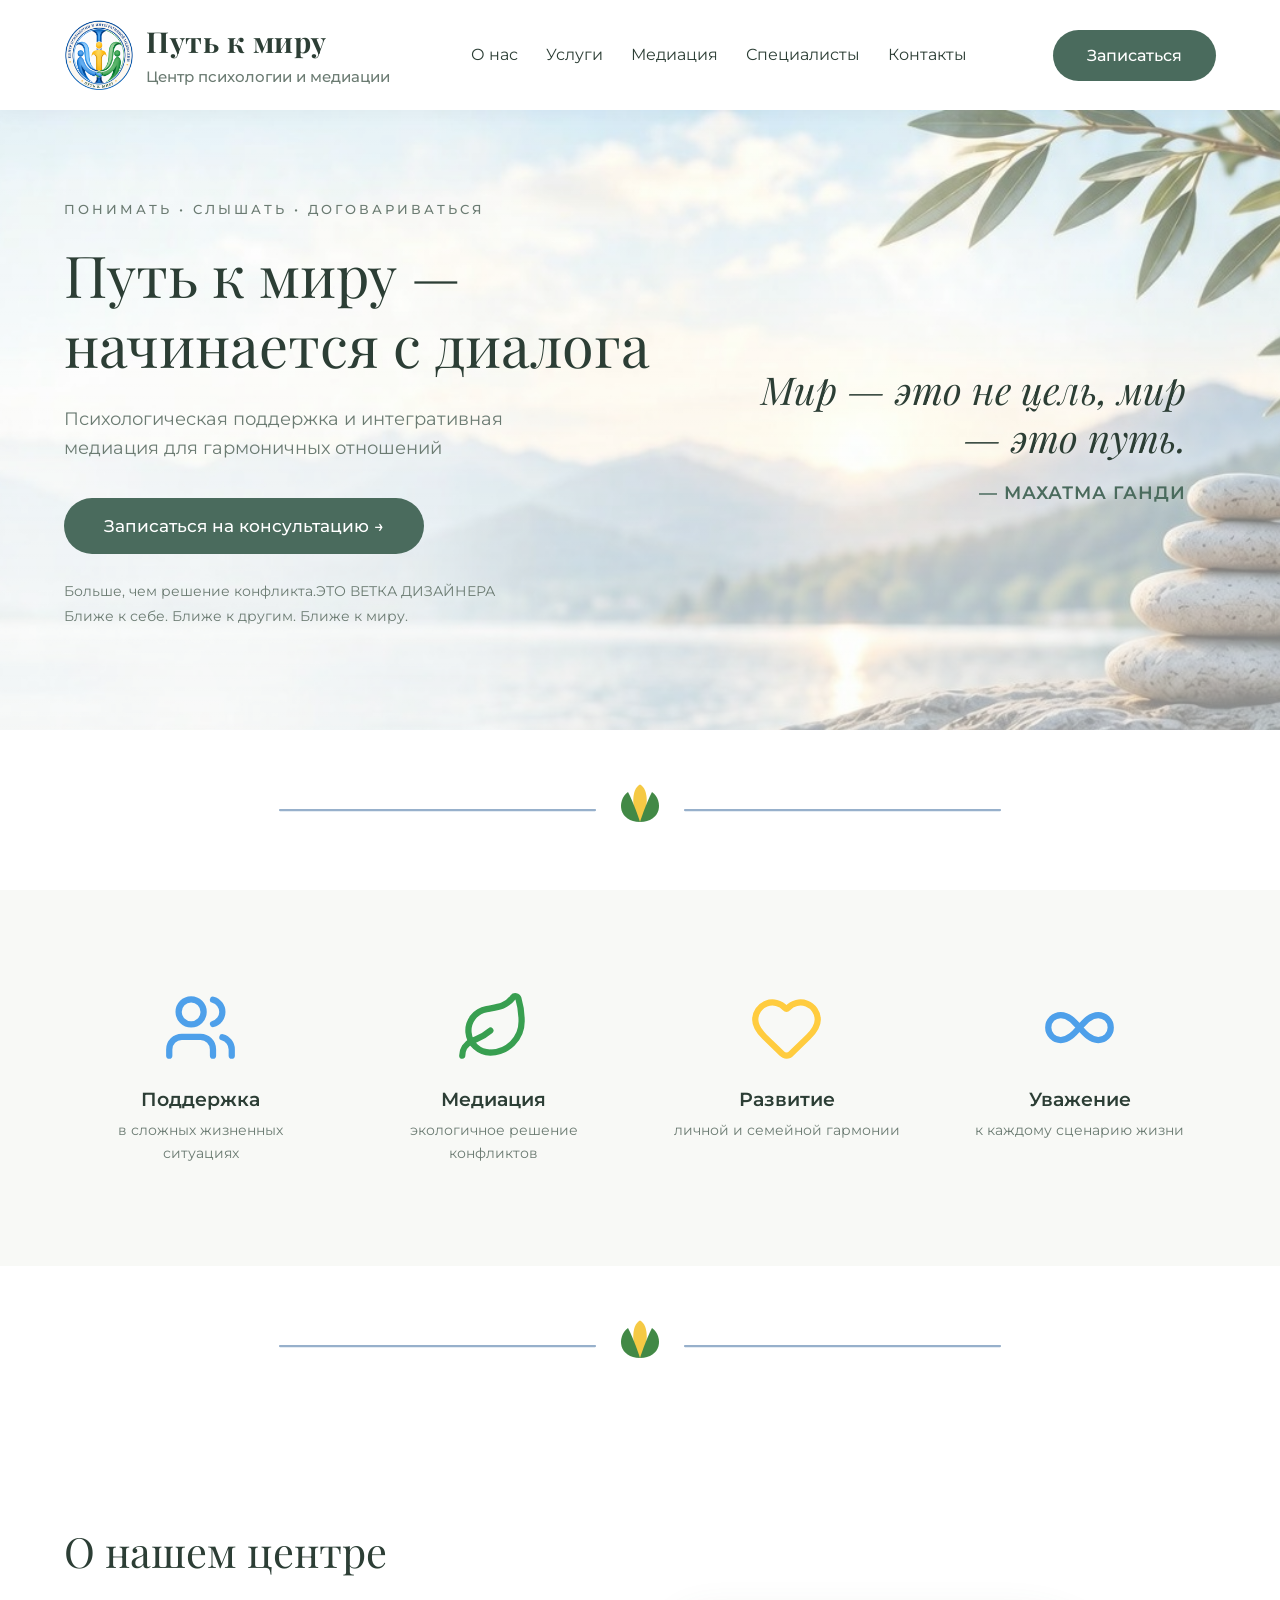
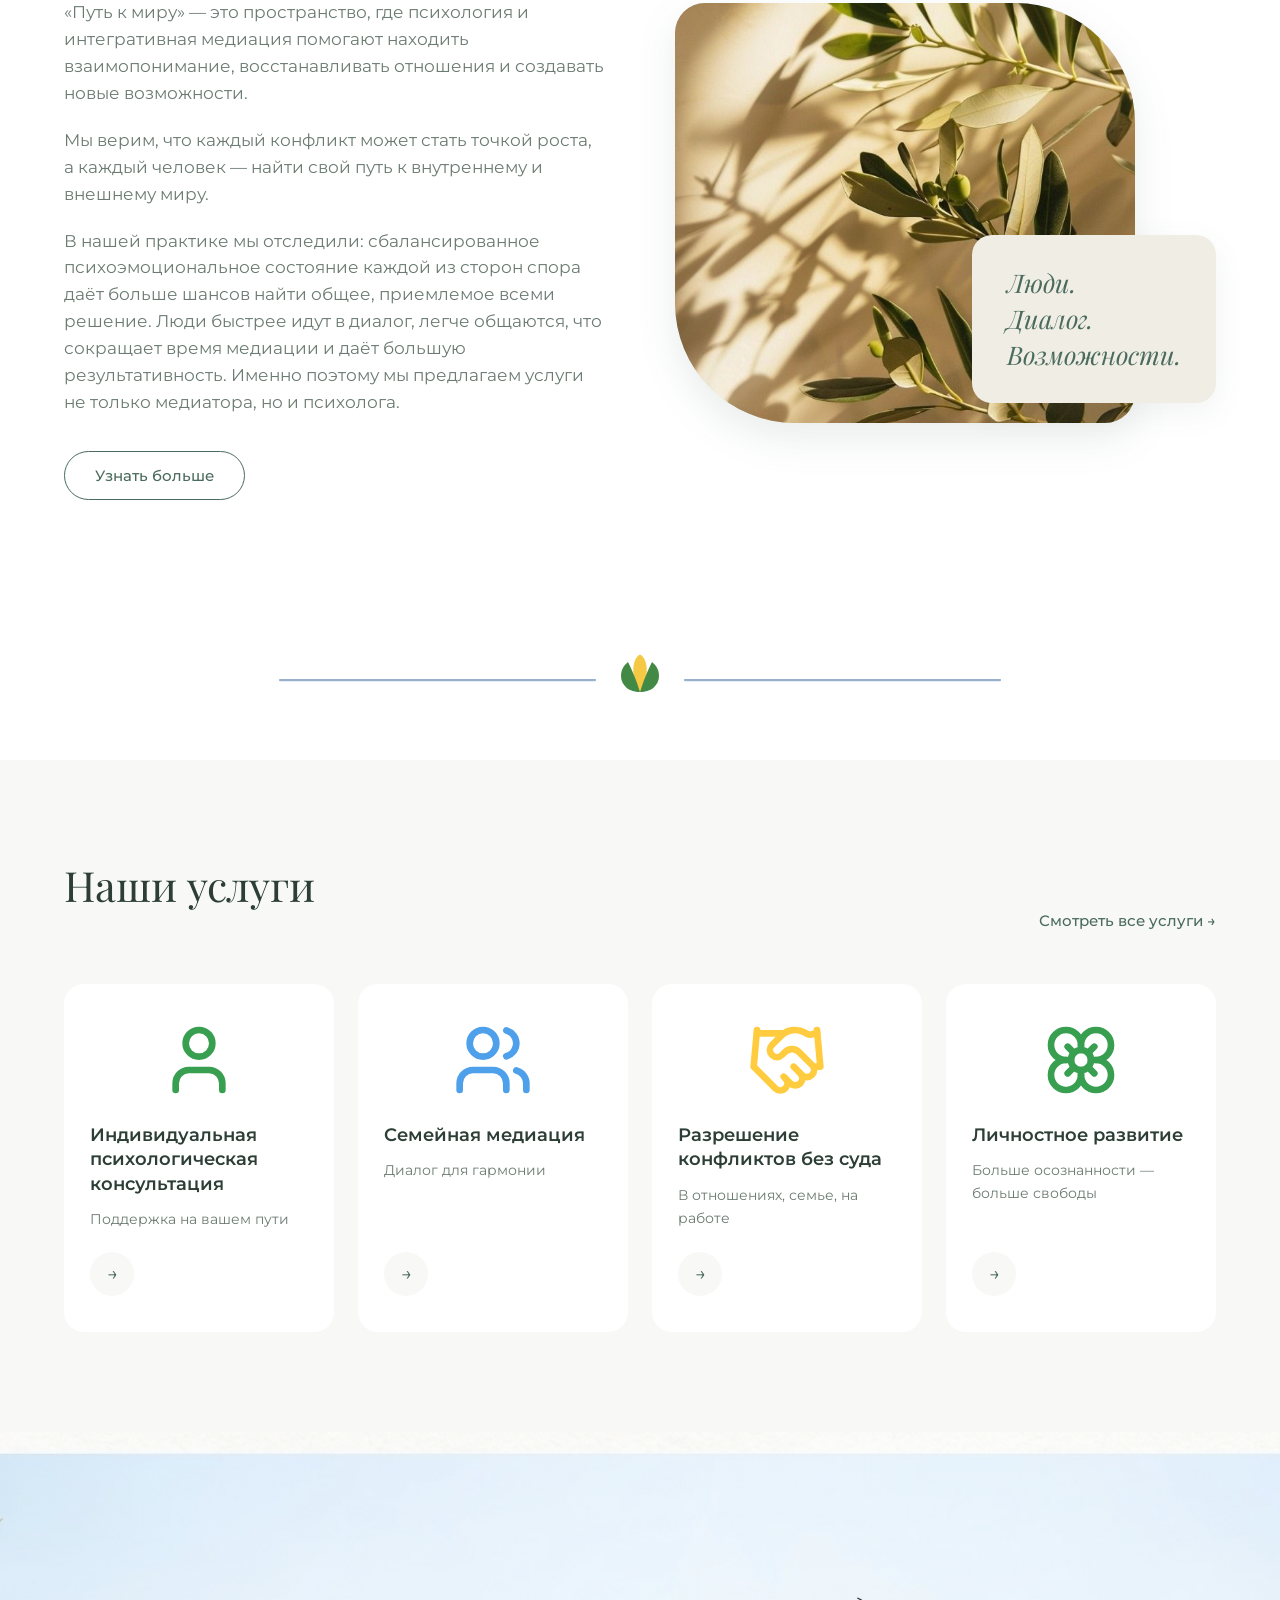
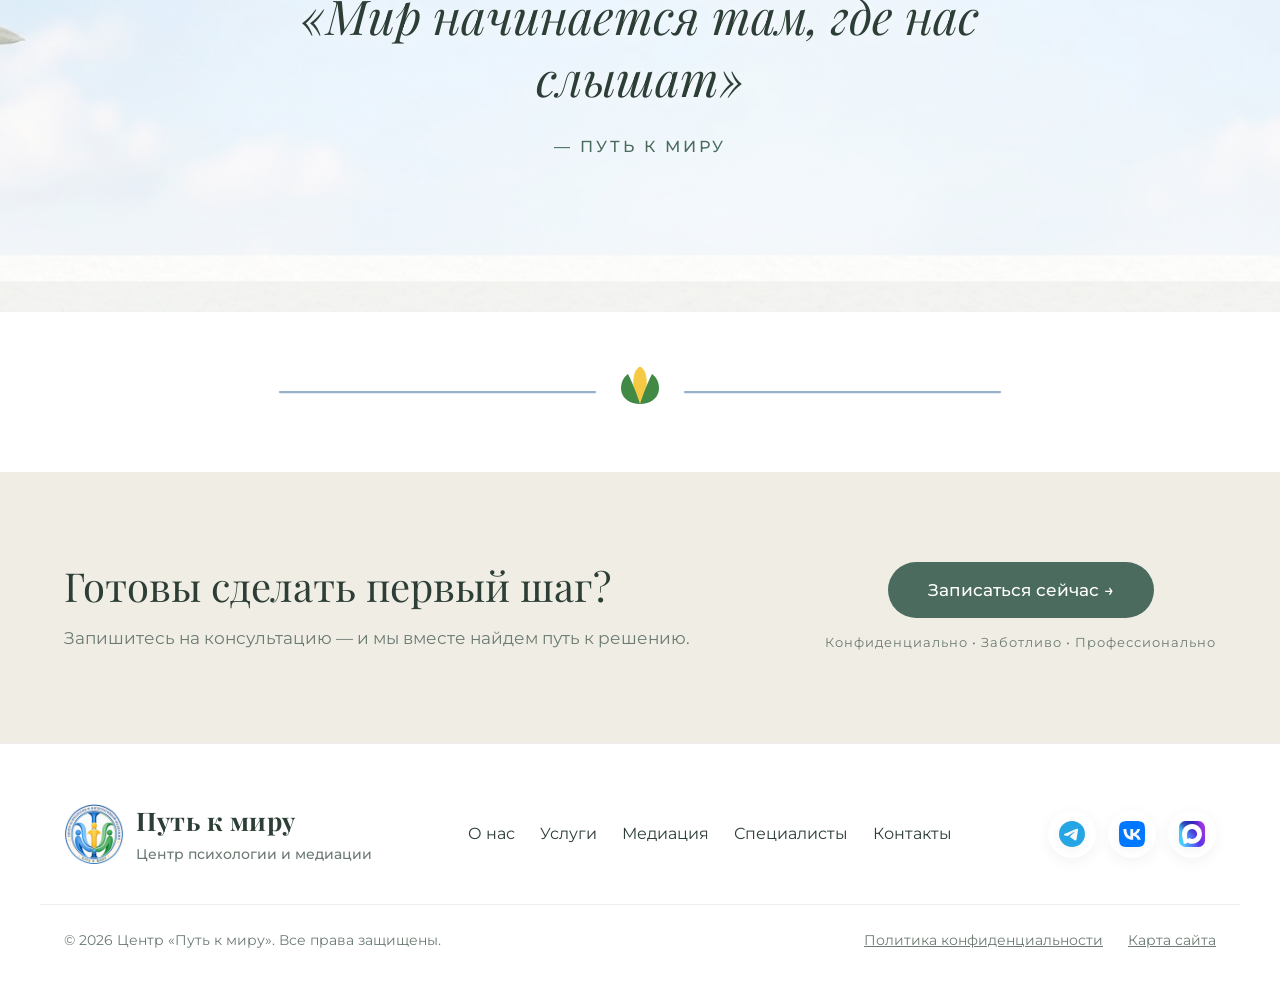
<file: index.html>
<!DOCTYPE html>
<html lang="ru">
<head>
    <meta charset="UTF-8">
    <meta name="viewport" content="width=device-width, initial-scale=1.0">
    <title>Путь к миру — Центр психологии и интегративной медиации</title>
    <link rel="preconnect" href="https://fonts.googleapis.com">
    <link rel="preconnect" href="https://fonts.gstatic.com" crossorigin>
    <link href="https://fonts.googleapis.com/css2?family=Montserrat:wght@300;400;500;600&family=Playfair+Display:ital,wght@0,400;0,600;1,400&display=swap" rel="stylesheet">
    <link rel="stylesheet" href="style.css">
    <!-- Favicon -->
    <link rel="icon" type="image/png" href="images/logo_favicon_512.png">
    <link rel="apple-touch-icon" href="images/logo_favicon_512.png">

    <!-- SEO и Open Graph -->
    <meta name="description" content="Центр психологии и интегративной медиации «Путь к миру». Помощь психолога, разрешение конфликтов без суда, профессиональная медиация.">
    <meta property="og:type" content="website">
    <meta property="og:title" content="Путь к миру — Центр психологии и медиации">
    <meta property="og:description" content="Психологическая поддержка и медиация для гармоничных отношений.">
    <meta property="og:image" content="images/hero-bg.jpg">
    <meta property="og:url" content="https://put-k-miru.ru"> <!-- Заменим при покупке домена -->
    <meta name="twitter:card" content="summary_large_image">
</head>
<body>

    <header class="header">
        <div class="container header__container">
            <a href="index.html" class="logo">
                <img src="images/logo.png" alt="Логотип Путь к миру" class="logo__img">
                <div class="logo__text">
                    <span class="logo__title">Путь к миру</span>
                    <span class="logo__subtitle">Центр психологии и медиации</span>
                </div>
            </a>
            <nav class="nav">
                <a href="#about" class="nav__link">О нас</a>
                <a href="services.html" class="nav__link">Услуги</a>
                <a href="mediation.html" class="nav__link">Медиация</a>
                <a href="specialists.html" class="nav__link">Специалисты</a>
                <a href="#contacts" class="nav__link">Контакты</a>
            </nav>
            <button class="btn btn--primary" data-modal-open>Записаться</button>
        </div>
    </header>

    <section class="hero">
        <div class="container hero__container">
            <div class="hero__content">
                <span class="hero__tagline">ПОНИМАТЬ • СЛЫШАТЬ • ДОГОВАРИВАТЬСЯ</span>
                <h1 class="hero__title">Путь к миру — начинается с диалога</h1>
                <p class="hero__desc">Психологическая поддержка и интегративная медиация для гармоничных отношений</p>
                <button class="btn btn--primary btn--large" data-modal-open>Записаться на консультацию →</button>
                <p class="hero__subtext">Больше, чем решение конфликта.ЭТО ВЕТКА ДИЗАЙНЕРА<br>Ближе к себе. Ближе к другим. Ближе к миру.</p>
            </div>
            <div class="hero__visual">
                <!-- Блок с меняющимися цитатами -->
                <div class="hero__quotes-container">
                    <div class="hero__quote-text" id="quoteText">Мир — это не цель, мир — это путь.</div>
                    <div class="hero__quote-author" id="quoteAuthor">— Махатма Ганди</div>
                </div>
                
            </div>
        </div>
    </section>
    <div class="section-divider"><img src="images/divider.svg" alt="Разделитель"></div>
<section class="features">
        <div class="container features__grid">
            <div class="feature-card">
                <div class="feature-card__icon"><img src="images/icons/users.svg?v=2" alt="Команда" class="icon"></div>
                <h3>Поддержка</h3>
                <p>в сложных жизненных ситуациях</p>
            </div>
            <div class="feature-card">
                <div class="feature-card__icon"><img src="images/icons/leaf.svg?v=2" alt="Природа" class="icon"></div>
                <h3>Медиация</h3>
                <p>экологичное решение конфликтов</p>
            </div>
            <div class="feature-card">
                <div class="feature-card__icon"><img src="images/icons/heart.svg?v=2" alt="Сердце" class="icon"></div>
                <h3>Развитие</h3>
                <p>личной и семейной гармонии</p>
            </div>
            <div class="feature-card">
                <div class="feature-card__icon"><img src="images/icons/infinity.svg?v=2" alt="Бесконечность" class="icon"></div>
                <h3>Уважение</h3>
                <p>к каждому сценарию жизни</p>
            </div>
        </div>
    </section>
    <div class="section-divider"><img src="images/divider.svg" alt="Разделитель"></div>
<section class="about" id="about">
        <div class="container about__container">
            <div class="about__text">
                <h2 class="section-title">О нашем центре</h2>
                <p>«Путь к миру» — это пространство, где психология и интегративная медиация помогают находить взаимопонимание, восстанавливать отношения и создавать новые возможности.</p>
                <p>Мы верим, что каждый конфликт может стать точкой роста, а каждый человек — найти свой путь к внутреннему и внешнему миру.</p>
                <p>В нашей практике мы отследили: сбалансированное психоэмоциональное состояние каждой из сторон спора даёт больше шансов найти общее, приемлемое всеми решение. Люди быстрее идут в диалог, легче общаются, что сокращает время медиации и даёт большую результативность. Именно поэтому мы предлагаем услуги не только медиатора, но и психолога.</p>
                <button class="btn btn--secondary" data-modal-open>Узнать больше</button>
            </div>
            <div class="about__visual">
                <div class="about__img-placeholder">
                    <img src="images/oliva.jpg" alt="Ветка оливы">
                </div>
                <div class="about__quote">
                    <p>Люди.<br>Диалог.<br>Возможности.</p>
                </div>
            </div>
        </div>
    </section>
    <div class="section-divider"><img src="images/divider.svg" alt="Разделитель"></div>
<section class="services" id="services">
        <div class="container">
            <div class="services__header">
                <h2 class="section-title">Наши услуги</h2>
                <a href="services.html" class="link-arrow">Смотреть все услуги →</a>
            </div>
            <div class="services__grid">
                <div class="service-card" data-service="Индивидуальная психологическая консультация">
                    <div class="service-card__icon"><img src="images/icons/user.svg?v=2" alt="Пользователь" class="icon"></div>
                    <h3>Индивидуальная психологическая консультация</h3>
                    <p>Поддержка на вашем пути</p>
                    <span class="arrow-btn">→</span>
                </div>
                <div class="service-card" data-service="Семейная медиация">
                    <div class="service-card__icon"><img src="images/icons/users.svg?v=2" alt="Команда" class="icon"></div>
                    <h3>Семейная медиация</h3>
                    <p>Диалог для гармонии</p>
                    <span class="arrow-btn">→</span>
                </div>
                <div class="service-card" data-service="Разрешение конфликтов без суда">
                    <div class="service-card__icon"><img src="images/icons/handshake.svg?v=2" alt="Соглашение" class="icon"></div>
                    <h3>Разрешение конфликтов без суда</h3>
                    <p>В отношениях, семье, на работе</p>
                    <span class="arrow-btn">→</span>
                </div>
                <div class="service-card" data-service="Личностное развитие">
                    <div class="service-card__icon"><img src="images/icons/flower.svg?v=2" alt="Цветок" class="icon"></div>
                    <h3>Личностное развитие</h3>
                    <p>Больше осознанности — больше свободы</p>
                    <span class="arrow-btn">→</span>
                </div>
            </div>
        </div>
    </section>

    <!-- Блок цитаты с фоновой картинкой -->
<section class="quote-banner" style="padding: 140px 20px; text-align: center; min-height: 480px; display: flex; align-items: center; justify-content: center; background: linear-gradient(rgba(255, 255, 255, 0.35), rgba(255, 255, 255, 0.55)), url('images/foot_fon.jpg') no-repeat center center / cover;">
        <div class="container">
            <h2 class="quote-banner__text">«Мир начинается там, где нас слышат»</h2>
            <div class="quote-banner__author">— Путь к миру</div>
        </div>
    </section>
    <div class="section-divider"><img src="images/divider.svg" alt="Разделитель"></div>
<section class="cta">
        <div class="container cta__container">
            <div class="cta__text">
                <h2>Готовы сделать первый шаг?</h2>
                <p>Запишитесь на консультацию — и мы вместе найдем путь к решению.</p>
            </div>
            <div class="cta__action">
                <button class="btn btn--primary btn--large" data-modal-open>Записаться сейчас →</button>
                <p class="cta__small">Конфиденциально • Заботливо • Профессионально</p>
            </div>
        </div>
    </section>

    <footer class="footer" id="contacts">
        <div class="container footer__container">
            <a href="index.html" class="logo">
                <img src="images/logo.png" alt="Логотип" class="logo__img">
                <div class="logo__text">
                    <span class="logo__title">Путь к миру</span>
                    <span class="logo__subtitle">Центр психологии и медиации</span>
                </div>
            </a>
            <nav class="footer__nav">
                <a href="#about" class="nav__link">О нас</a>
                <a href="services.html" class="nav__link">Услуги</a>
                <a href="mediation.html" class="nav__link">Медиация</a>
                <a href="specialists.html" class="nav__link">Специалисты</a>
                <a href="#contacts" class="nav__link">Контакты</a>
            </nav>
            <div class="footer__socials">
                <a href="https://t.me/mirolubie_life" class="social-link" target="_blank" rel="noopener" title="Telegram"><img src="images/icons/telegram.svg" class="social-icon" alt="Telegram"></a>
                <a href="https://vk.ru/club237018779" class="social-link" target="_blank" rel="noopener" title="ВКонтакте"><img src="images/icons/vk.svg" class="social-icon" alt="VK"></a>
                <a href="https://max.ru/join/X0SMIYUxzeXqcdrU2OMdlDkHs-CjMJesvC8Y8C05H9k" class="social-link" target="_blank" rel="noopener" title="MAX"><img src="images/icons/max.svg" class="social-icon" alt="MAX"></a>
            </div>
        </div>
        <div class="container footer__bottom">
            <p>© 2026 Центр «Путь к миру». Все права защищены.</p>
            <div class="footer__links">
                <a href="privacy.html">Политика конфиденциальности</a>
                <a href="#">Карта сайта</a>
            </div>
        </div>
    </footer>

    <div class="modal" id="modal">
        <div class="modal__overlay" data-modal-close></div>
        <div class="modal__content">
            <button class="modal__close" data-modal-close>✕</button>
            <h2 class="modal__title">Записаться на консультацию</h2>
            <p class="modal__subtitle">Оставьте контакты — мы свяжемся с вами в течение дня</p>
            <form class="modal__form" id="appointmentForm">
                <input type="text" name="website" tabindex="-1" autocomplete="off" style="position:absolute; left:-9999px; opacity:0;" aria-hidden="true">
                <input type="text" name="name" placeholder="Ваше имя *" required>
                <input type="tel" name="phone" placeholder="Телефон *" required>
                <select name="service_type">
                    <option value="">Выберите услугу</option>
                    <option value="Индивидуальная психологическая консультация">Индивидуальная консультация</option>
                    <option value="Семейная медиация">Семейная медиация</option>
                    <option value="Разрешение конфликтов без суда">Разрешение конфликтов без суда</option>
                    <option value="Личностное развитие">Личностное развитие</option>
                </select>
                <textarea name="message" placeholder="Кратко опишите ситуацию (необязательно)" rows="3"></textarea>
                <button type="submit" class="btn btn--primary btn--large">Отправить заявку</button>
                <p class="modal__small">Нажимая кнопку, вы соглашаетесь с политикой конфиденциальности</p>
            </form>
            <div class="modal__success" id="modalSuccess" style="display: none;">
                <div class="modal__success-icon">✓</div>
                <h3>Заявка отправлена!</h3>
                <p>Мы свяжемся с вами в ближайшее время.</p>
                <button class="btn btn--primary" data-modal-close>Закрыть</button>
            </div>
        </div>
    </div>

    <script src="script.js"></script>
</body>
</html>
</file>
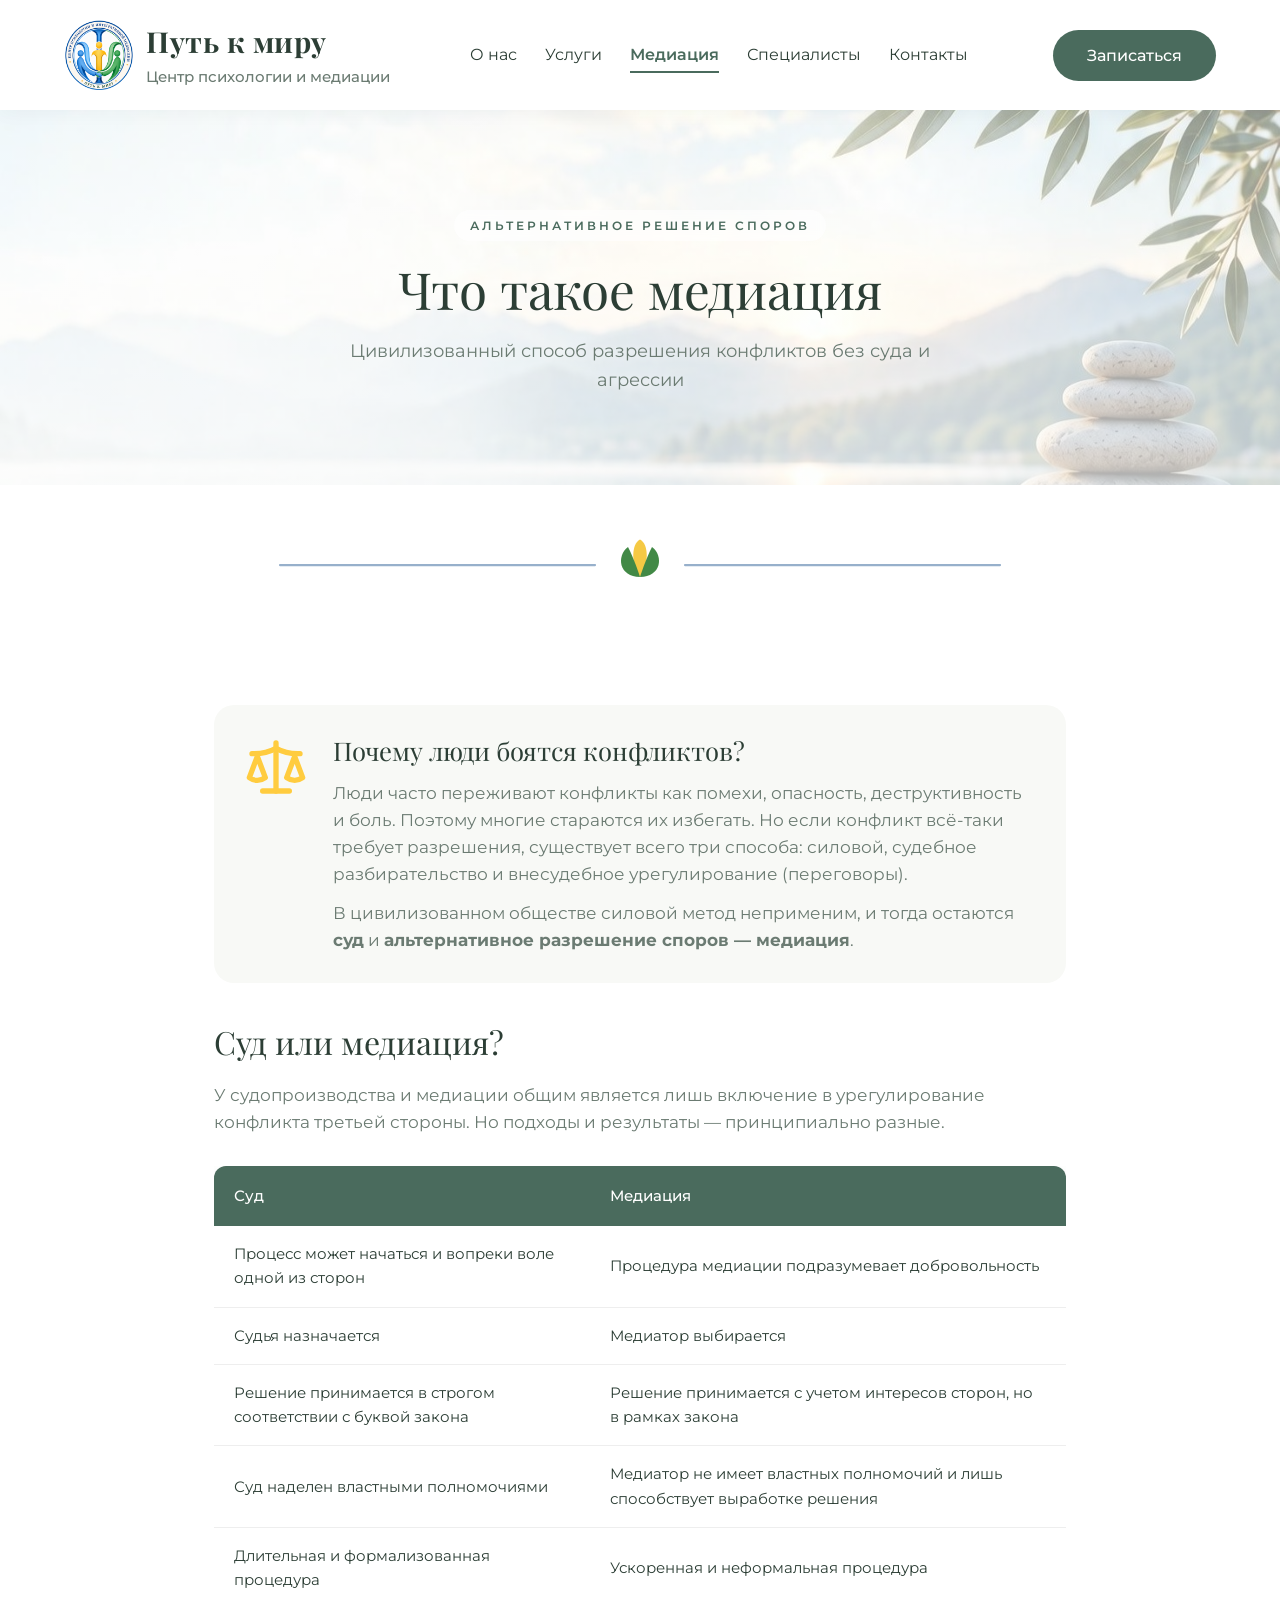
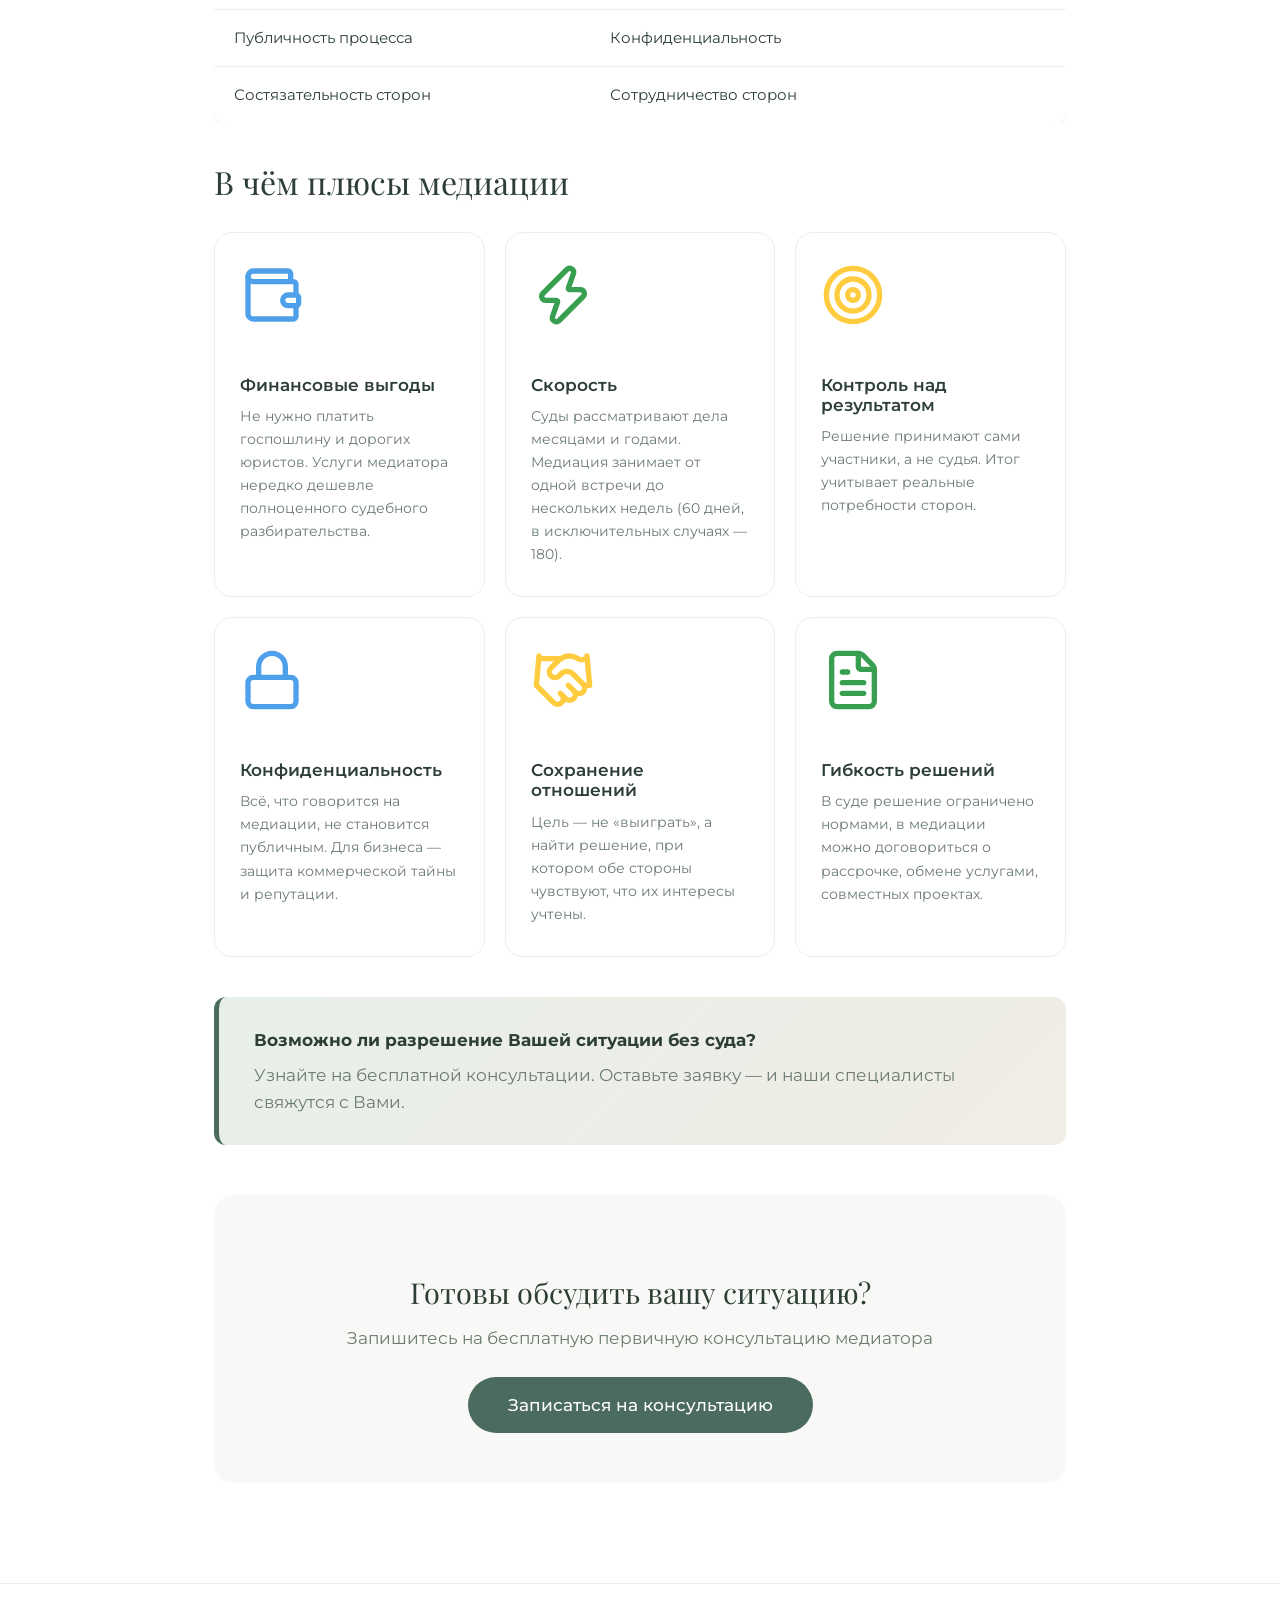
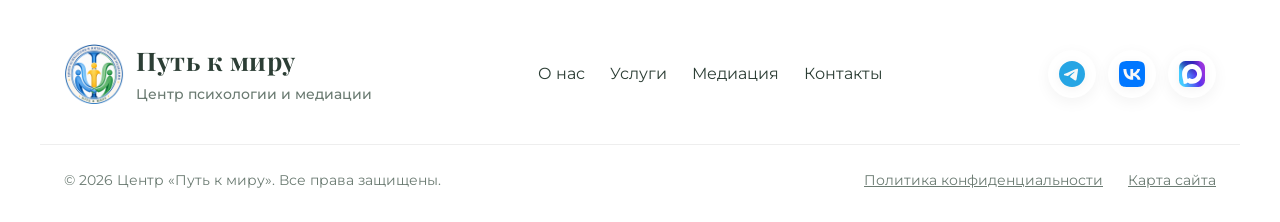
<file: mediation.html>
<!DOCTYPE html>
<html lang="ru">
<head>
    <meta charset="UTF-8">
    <meta name="viewport" content="width=device-width, initial-scale=1.0">
    <title>Медиация — Путь к миру</title>
    <link rel="preconnect" href="https://fonts.googleapis.com">
    <link rel="preconnect" href="https://fonts.gstatic.com" crossorigin>
    <link href="https://fonts.googleapis.com/css2?family=Montserrat:wght@300;400;500;600&family=Playfair+Display:ital,wght@0,400;0,600;1,400&display=swap" rel="stylesheet">
    <link rel="stylesheet" href="style.css">
    <!-- Favicon -->
    <link rel="icon" type="image/png" href="images/logo_favicon_512.png">
    <link rel="apple-touch-icon" href="images/logo_favicon_512.png">

    <!-- SEO и Open Graph -->
    <meta name="description" content="Центр психологии и интегративной медиации «Путь к миру». Помощь психолога, разрешение конфликтов без суда, профессиональная медиация.">
    <meta property="og:type" content="website">
    <meta property="og:title" content="Путь к миру — Центр психологии и медиации">
    <meta property="og:description" content="Психологическая поддержка и медиация для гармоничных отношений.">
    <meta property="og:image" content="images/hero-bg.jpg">
    <meta property="og:url" content="https://put-k-miru.ru"> <!-- Заменим при покупке домена -->
    <meta name="twitter:card" content="summary_large_image">
</head>
<body>

    <header class="header">
        <div class="container header__container">
            <a href="index.html" class="logo">
                <img src="images/logo.png" alt="Логотип Путь к миру" class="logo__img">
                <div class="logo__text">
                    <span class="logo__title">Путь к миру</span>
                    <span class="logo__subtitle">Центр психологии и медиации</span>
                </div>
            </a>
            <nav class="nav">
                <a href="index.html#about" class="nav__link">О нас</a>
                <a href="services.html" class="nav__link">Услуги</a>
                <a href="mediation.html" class="nav__link nav__link--active">Медиация</a>
                <a href="specialists.html" class="nav__link">Специалисты</a>
                <a href="index.html#contacts" class="nav__link">Контакты</a>
            </nav>
            <button class="btn btn--primary" data-modal-open>Записаться</button>
        </div>
    </header>

    <section class="page-hero page-hero--mediation">
        <div class="container">
            <span class="page-hero__tag">АЛЬТЕРНАТИВНОЕ РЕШЕНИЕ СПОРОВ</span>
            <h1 class="page-hero__title">Что такое медиация</h1>
            <p class="page-hero__desc">Цивилизованный способ разрешения конфликтов без суда и агрессии</p>
        </div>
    </section>
    <div class="section-divider"><img src="images/divider.svg" alt="Разделитель"></div>
<section class="content-section">
        <div class="container content-container">

            <div class="info-block">
                <div class="info-block__icon"><img src="images/icons/scale.svg?v=2" alt="Весы" class="icon"></div>
                <div class="info-block__content">
                    <h2>Почему люди боятся конфликтов?</h2>
                    <p>Люди часто переживают конфликты как помехи, опасность, деструктивность и боль. Поэтому многие стараются их избегать. Но если конфликт всё-таки требует разрешения, существует всего три способа: силовой, судебное разбирательство и внесудебное урегулирование (переговоры).</p>
                    <p>В цивилизованном обществе силовой метод неприменим, и тогда остаются <strong>суд</strong> и <strong>альтернативное разрешение споров — медиация</strong>.</p>
                </div>
            </div>

            <h2 class="content-title">Суд или медиация?</h2>
            <p class="content-lead">У судопроизводства и медиации общим является лишь включение в урегулирование конфликта третьей стороны. Но подходы и результаты — принципиально разные.</p>

            <div class="table-responsive">
                <table class="compare-table">
                    <thead>
                        <tr>
                            <th>Суд</th>
                            <th>Медиация</th>
                        </tr>
                    </thead>
                    <tbody>
                        <tr>
                            <td>Процесс может начаться и вопреки воле одной из сторон</td>
                            <td>Процедура медиации подразумевает добровольность</td>
                        </tr>
                        <tr>
                            <td>Судья назначается</td>
                            <td>Медиатор выбирается</td>
                        </tr>
                        <tr>
                            <td>Решение принимается в строгом соответствии с буквой закона</td>
                            <td>Решение принимается с учетом интересов сторон, но в рамках закона</td>
                        </tr>
                        <tr>
                            <td>Суд наделен властными полномочиями</td>
                            <td>Медиатор не имеет властных полномочий и лишь способствует выработке решения</td>
                        </tr>
                        <tr>
                            <td>Длительная и формализованная процедура</td>
                            <td>Ускоренная и неформальная процедура</td>
                        </tr>
                        <tr>
                            <td>Публичность процесса</td>
                            <td>Конфиденциальность</td>
                        </tr>
                        <tr>
                            <td>Состязательность сторон</td>
                            <td>Сотрудничество сторон</td>
                        </tr>
                    </tbody>
                </table>
            </div>

            <h2 class="content-title">В чём плюсы медиации</h2>

            <div class="benefits-grid">
                <div class="benefit-card">
                    <div class="benefit-card__icon"><img src="images/icons/wallet.svg?v=2" alt="Финансы" class="icon"></div>
                    <h3>Финансовые выгоды</h3>
                    <p>Не нужно платить госпошлину и дорогих юристов. Услуги медиатора нередко дешевле полноценного судебного разбирательства.</p>
                </div>
                <div class="benefit-card">
                    <div class="benefit-card__icon"><img src="images/icons/zap.svg?v=2" alt="Скорость" class="icon"></div>
                    <h3>Скорость</h3>
                    <p>Суды рассматривают дела месяцами и годами. Медиация занимает от одной встречи до нескольких недель (60 дней, в исключительных случаях — 180).</p>
                </div>
                <div class="benefit-card">
                    <div class="benefit-card__icon"><img src="images/icons/target.svg?v=2" alt="Цель" class="icon"></div>
                    <h3>Контроль над результатом</h3>
                    <p>Решение принимают сами участники, а не судья. Итог учитывает реальные потребности сторон.</p>
                </div>
                <div class="benefit-card">
                    <div class="benefit-card__icon"><img src="images/icons/lock.svg?v=2" alt="Замок" class="icon"></div>
                    <h3>Конфиденциальность</h3>
                    <p>Всё, что говорится на медиации, не становится публичным. Для бизнеса — защита коммерческой тайны и репутации.</p>
                </div>
                <div class="benefit-card">
                    <div class="benefit-card__icon"><img src="images/icons/handshake.svg?v=2" alt="Рукопожатие" class="icon"></div>
                    <h3>Сохранение отношений</h3>
                    <p>Цель — не «выиграть», а найти решение, при котором обе стороны чувствуют, что их интересы учтены.</p>
                </div>
                <div class="benefit-card">
                    <div class="benefit-card__icon"><img src="images/icons/file-text.svg?v=2" alt="Документ" class="icon"></div>
                    <h3>Гибкость решений</h3>
                    <p>В суде решение ограничено нормами, в медиации можно договориться о рассрочке, обмене услугами, совместных проектах.</p>
                </div>
            </div>

            <div class="callout">
                <p><strong>Возможно ли разрешение Вашей ситуации без суда?</strong></p>
                <p>Узнайте на бесплатной консультации. Оставьте заявку — и наши специалисты свяжутся с Вами.</p>
            </div>

            <div class="cta-inline">
                <h3>Готовы обсудить вашу ситуацию?</h3>
                <p>Запишитесь на бесплатную первичную консультацию медиатора</p>
                <button class="btn btn--primary btn--large" data-modal-open>Записаться на консультацию</button>
            </div>

        </div>
    </section>

    <footer class="footer">
        <div class="container footer__container">
            <a href="index.html" class="logo">
                <img src="images/logo.png" alt="Логотип" class="logo__img">
                <div class="logo__text">
                    <span class="logo__title">Путь к миру</span>
                    <span class="logo__subtitle">Центр психологии и медиации</span>
                </div>
            </a>
            <nav class="footer__nav">
                <a href="index.html#about" class="nav__link">О нас</a>
                <a href="services.html" class="nav__link">Услуги</a>
                <a href="mediation.html" class="nav__link">Медиация</a>
                <a href="index.html#contacts" class="nav__link">Контакты</a>
            </nav>
            <div class="footer__socials">
                <a href="https://t.me/mirolubie_life" class="social-link" target="_blank" rel="noopener" title="Telegram"><img src="images/icons/telegram.svg" class="social-icon" alt="Telegram"></a>
                <a href="https://vk.ru/club237018779" class="social-link" target="_blank" rel="noopener" title="ВКонтакте"><img src="images/icons/vk.svg" class="social-icon" alt="VK"></a>
                <a href="https://max.ru/join/X0SMIYUxzeXqcdrU2OMdlDkHs-CjMJesvC8Y8C05H9k" class="social-link" target="_blank" rel="noopener" title="MAX"><img src="images/icons/max.svg" class="social-icon" alt="MAX"></a>
            </div>
        </div>
        <div class="container footer__bottom">
            <p>© 2026 Центр «Путь к миру». Все права защищены.</p>
            <div class="footer__links">
                <a href="privacy.html">Политика конфиденциальности</a>
                <a href="#">Карта сайта</a>
            </div>
        </div>
    </footer>

    <div class="modal" id="modal">
        <div class="modal__overlay" data-modal-close></div>
        <div class="modal__content">
            <button class="modal__close" data-modal-close>✕</button>
            <h2 class="modal__title">Записаться на консультацию</h2>
            <p class="modal__subtitle">Оставьте контакты — мы свяжемся с вами в течение дня</p>
            <form class="modal__form" id="appointmentForm">
                <input type="text" name="website" tabindex="-1" autocomplete="off" style="position:absolute; left:-9999px; opacity:0;" aria-hidden="true">
                <input type="text" name="name" placeholder="Ваше имя *" required>
                <input type="tel" name="phone" placeholder="Телефон *" required>
                <select name="service_type">
                    <option value="">Выберите услугу</option>
                    <option value="Индивидуальная психологическая консультация">Индивидуальная консультация</option>
                    <option value="Семейная медиация">Семейная медиация</option>
                    <option value="Разрешение конфликтов без суда">Разрешение конфликтов без суда</option>
                    <option value="Личностное развитие">Личностное развитие</option>
                </select>
                <textarea name="message" placeholder="Кратко опишите ситуацию (необязательно)" rows="3"></textarea>
                <button type="submit" class="btn btn--primary btn--large">Отправить заявку</button>
                <p class="modal__small">Нажимая кнопку, вы соглашаетесь с политикой конфиденциальности</p>
            </form>
            <div class="modal__success" id="modalSuccess" style="display: none;">
                <div class="modal__success-icon">✓</div>
                <h3>Заявка отправлена!</h3>
                <p>Мы свяжемся с вами в ближайшее время.</p>
                <button class="btn btn--primary" data-modal-close>Закрыть</button>
            </div>
        </div>
    </div>

    <script src="script.js"></script>
</body>
</html>
</file>
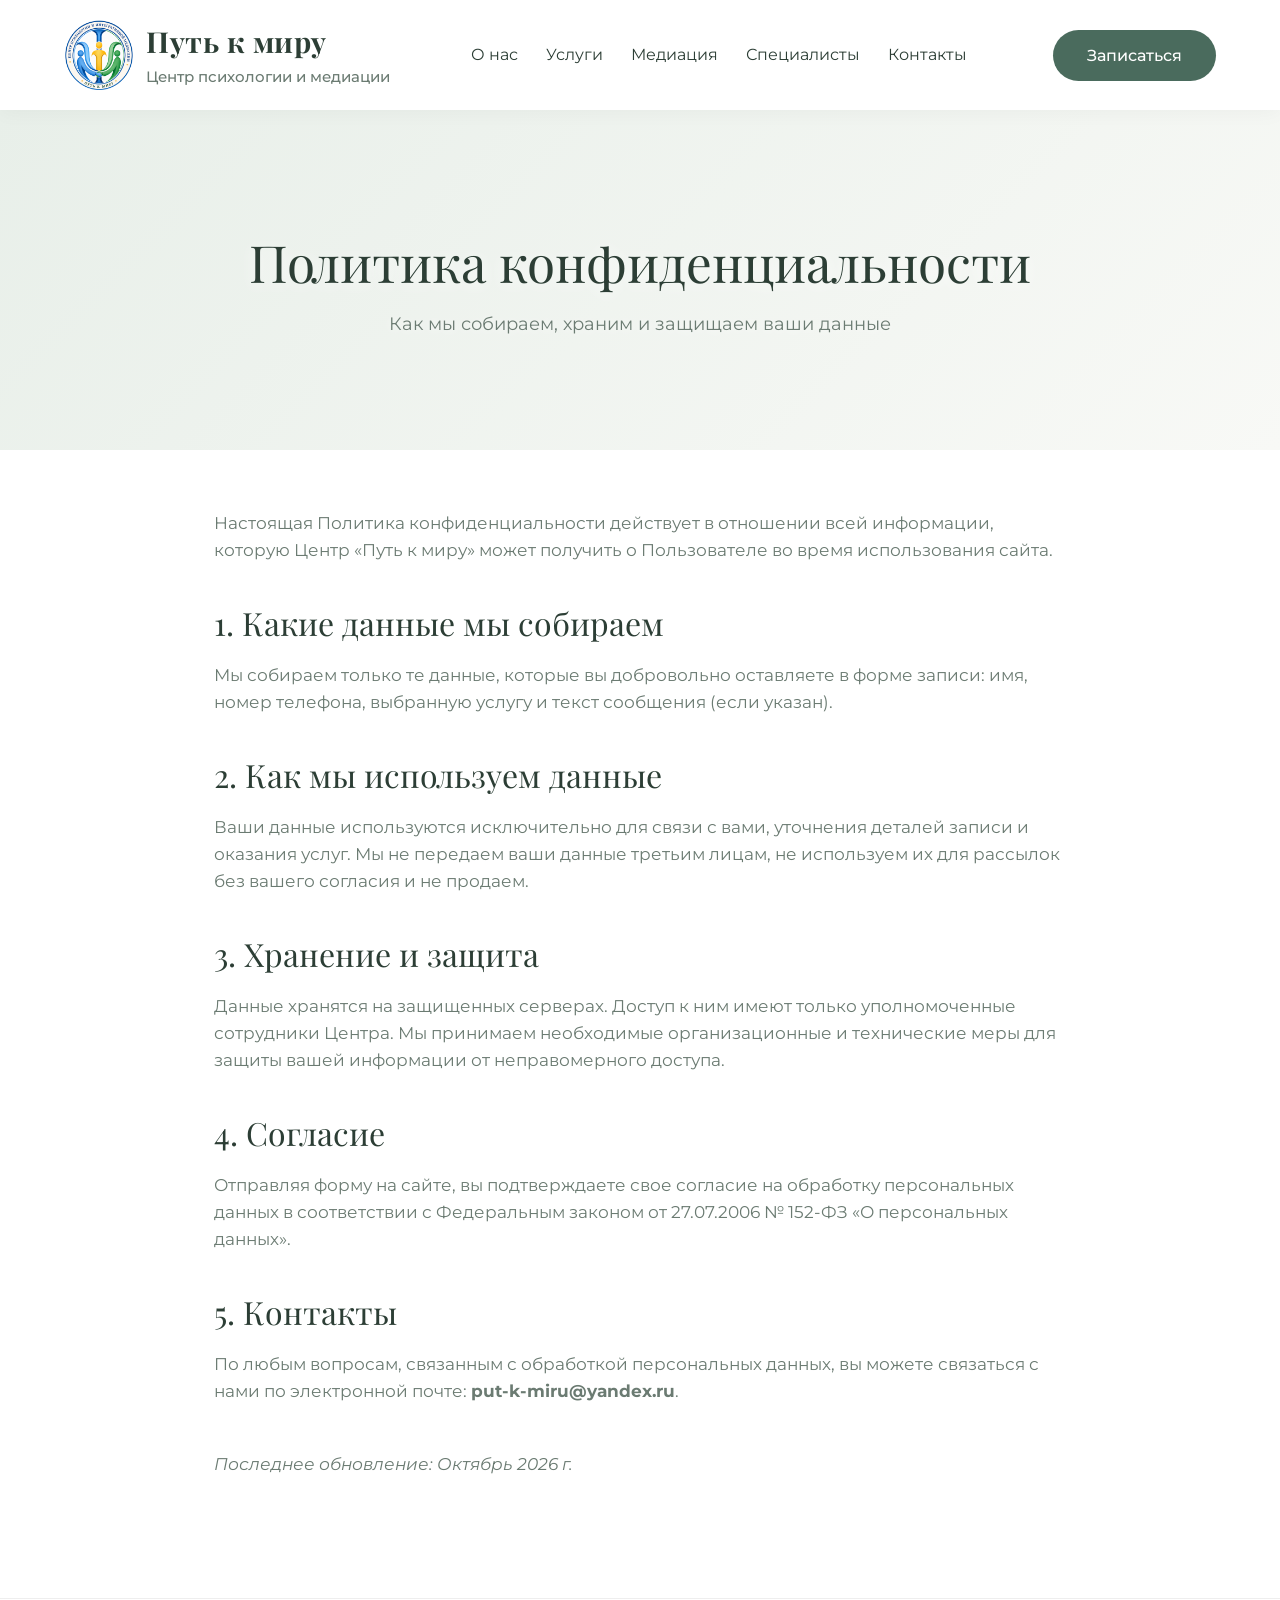
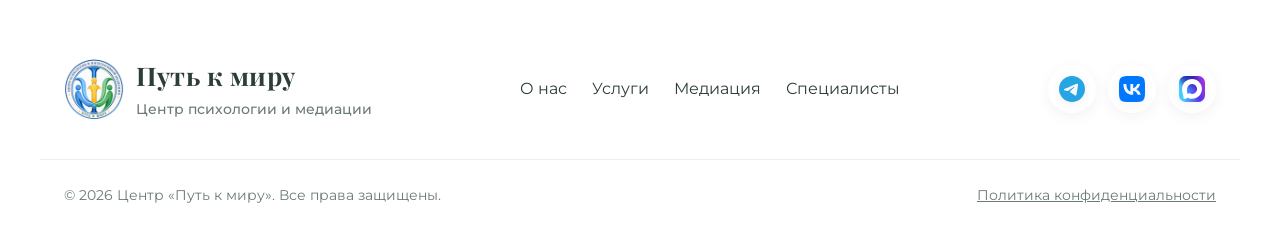
<file: privacy.html>
<!DOCTYPE html>
<html lang="ru">
<head>
    <meta charset="UTF-8">
    <meta name="viewport" content="width=device-width, initial-scale=1.0">
    <title>Политика конфиденциальности — Путь к миру</title>
    <link rel="icon" type="image/png" href="images/logo_favicon_512.png">
    <link rel="preconnect" href="https://fonts.googleapis.com">
    <link href="https://fonts.googleapis.com/css2?family=Montserrat:wght@300;400;500;600&family=Playfair+Display:ital,wght@0,400;0,600;1,400&display=swap" rel="stylesheet">
    <link rel="stylesheet" href="style.css">
</head>
<body>
    <header class="header">
        <div class="container header__container">
            <a href="index.html" class="logo">
                <img src="images/logo.png" alt="Логотип Путь к миру" class="logo__img">
                <div class="logo__text">
                    <span class="logo__title">Путь к миру</span>
                    <span class="logo__subtitle">Центр психологии и медиации</span>
                </div>
            </a>
            <nav class="nav">
                <a href="index.html#about" class="nav__link">О нас</a>
                <a href="services.html" class="nav__link">Услуги</a>
                <a href="mediation.html" class="nav__link">Медиация</a>
                <a href="specialists.html" class="nav__link">Специалисты</a>
                <a href="index.html#contacts" class="nav__link">Контакты</a>
            </nav>
            <button class="btn btn--primary" data-modal-open>Записаться</button>
        </div>
    </header>

    <section class="page-hero">
        <div class="container">
            <h1 class="page-hero__title">Политика конфиденциальности</h1>
            <p class="page-hero__desc">Как мы собираем, храним и защищаем ваши данные</p>
        </div>
    </section>

    <section class="content-section">
        <div class="container content-container">
            <p>Настоящая Политика конфиденциальности действует в отношении всей информации, которую Центр «Путь к миру» может получить о Пользователе во время использования сайта.</p>
            
            <h2>1. Какие данные мы собираем</h2>
            <p>Мы собираем только те данные, которые вы добровольно оставляете в форме записи: имя, номер телефона, выбранную услугу и текст сообщения (если указан).</p>

            <h2>2. Как мы используем данные</h2>
            <p>Ваши данные используются исключительно для связи с вами, уточнения деталей записи и оказания услуг. Мы не передаем ваши данные третьим лицам, не используем их для рассылок без вашего согласия и не продаем.</p>

            <h2>3. Хранение и защита</h2>
            <p>Данные хранятся на защищенных серверах. Доступ к ним имеют только уполномоченные сотрудники Центра. Мы принимаем необходимые организационные и технические меры для защиты вашей информации от неправомерного доступа.</p>

            <h2>4. Согласие</h2>
            <p>Отправляя форму на сайте, вы подтверждаете свое согласие на обработку персональных данных в соответствии с Федеральным законом от 27.07.2006 № 152-ФЗ «О персональных данных».</p>

            <h2>5. Контакты</h2>
            <p>По любым вопросам, связанным с обработкой персональных данных, вы можете связаться с нами по электронной почте: <strong>put-k-miru@yandex.ru</strong>.</p>
            
            <br>
            <p><em>Последнее обновление: Октябрь 2026 г.</em></p>
        </div>
    </section>

    <footer class="footer">
        <div class="container footer__container">
            <a href="index.html" class="logo">
                <img src="images/logo.png" alt="Логотип" class="logo__img">
                <div class="logo__text">
                    <span class="logo__title">Путь к миру</span>
                    <span class="logo__subtitle">Центр психологии и медиации</span>
                </div>
            </a>
            <nav class="footer__nav">
                <a href="index.html#about" class="nav__link">О нас</a>
                <a href="services.html" class="nav__link">Услуги</a>
                <a href="mediation.html" class="nav__link">Медиация</a>
                <a href="specialists.html" class="nav__link">Специалисты</a>
            </nav>
            <div class="footer__socials">
                <a href="https://t.me/mirolubie_life" class="social-link" target="_blank" rel="noopener" title="Telegram"><img src="images/icons/telegram.svg" class="social-icon" alt="Telegram"></a>
                <a href="https://vk.ru/club237018779" class="social-link" target="_blank" rel="noopener" title="ВКонтакте"><img src="images/icons/vk.svg" class="social-icon" alt="VK"></a>
                <a href="https://max.ru/join/X0SMIYUxzeXqcdrU2OMdlDkHs-CjMJesvC8Y8C05H9k" class="social-link" target="_blank" rel="noopener" title="MAX"><img src="images/icons/max.svg" class="social-icon" alt="MAX"></a>
            </div>
        </div>
        <div class="container footer__bottom">
            <p>© 2026 Центр «Путь к миру». Все права защищены.</p>
            <div class="footer__links">
                <a href="privacy.html">Политика конфиденциальности</a>
            </div>
        </div>
    </footer>
</body>
</html>
</file>
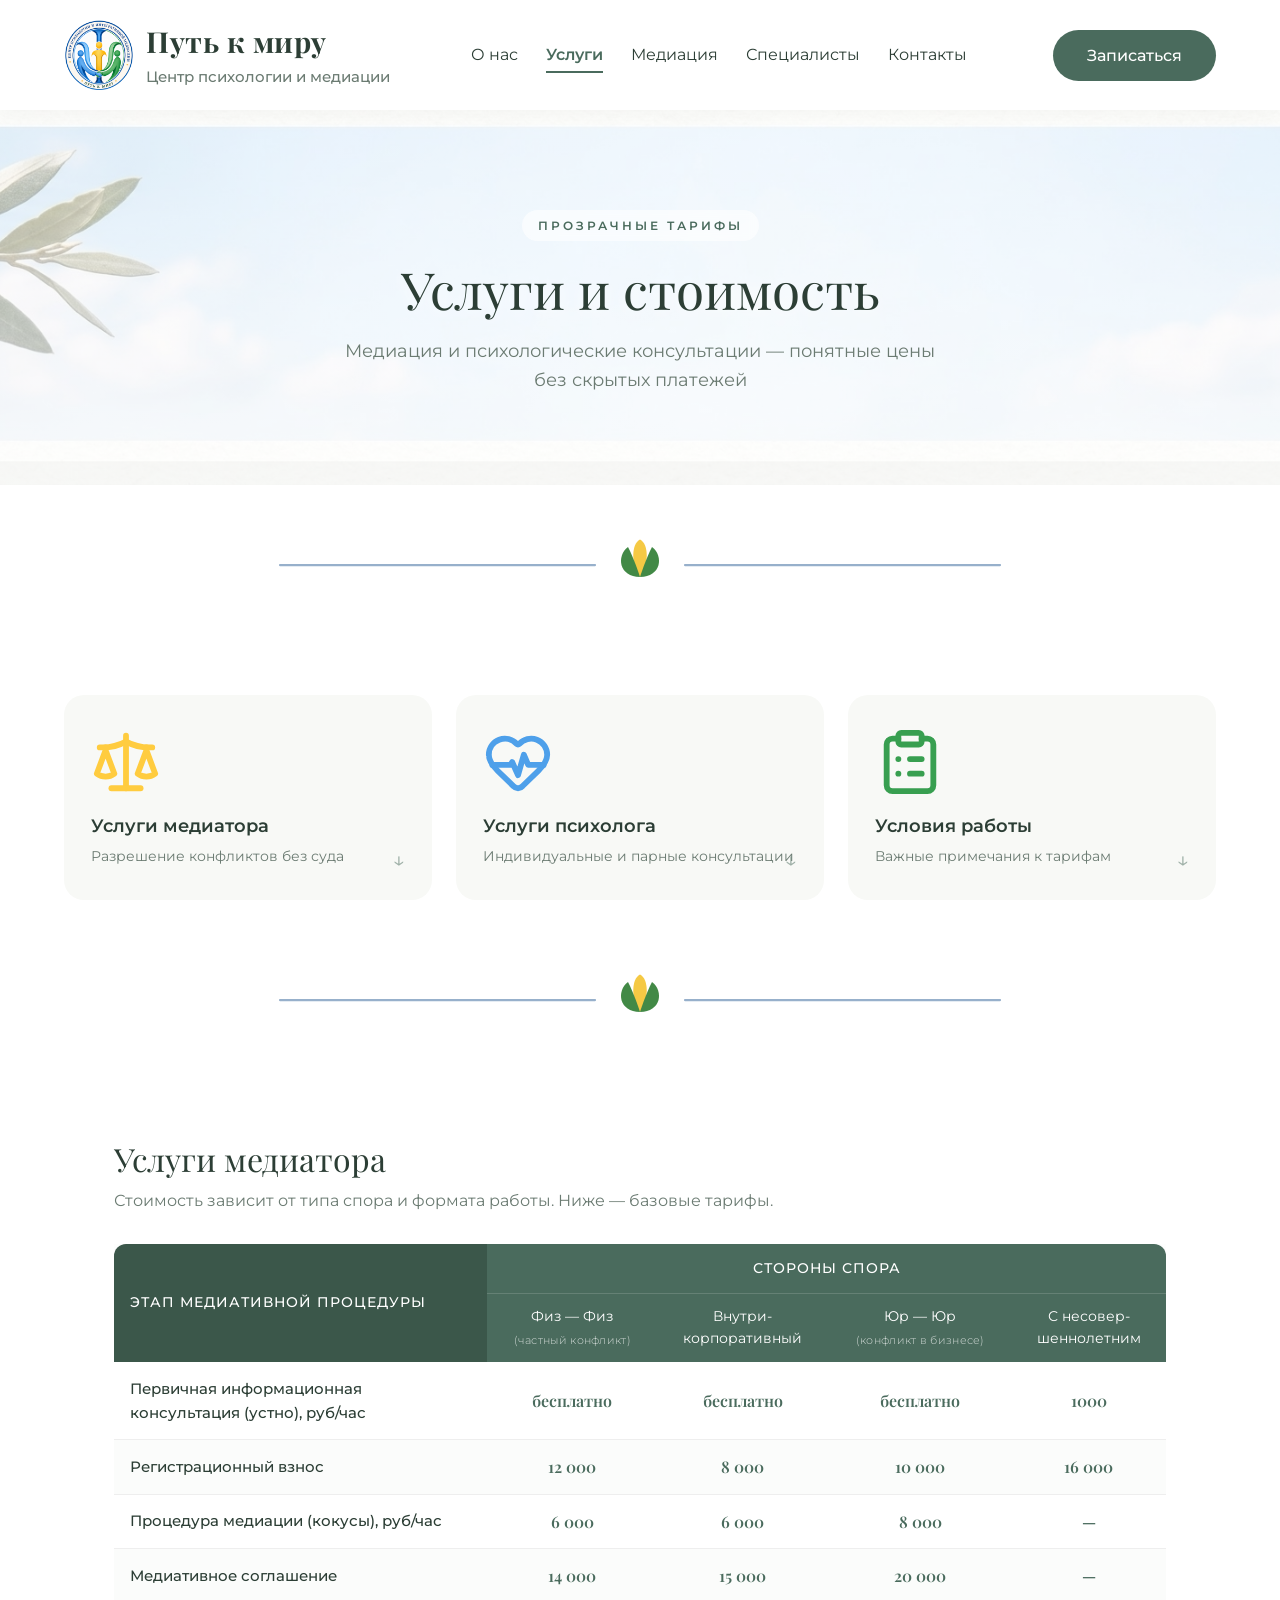
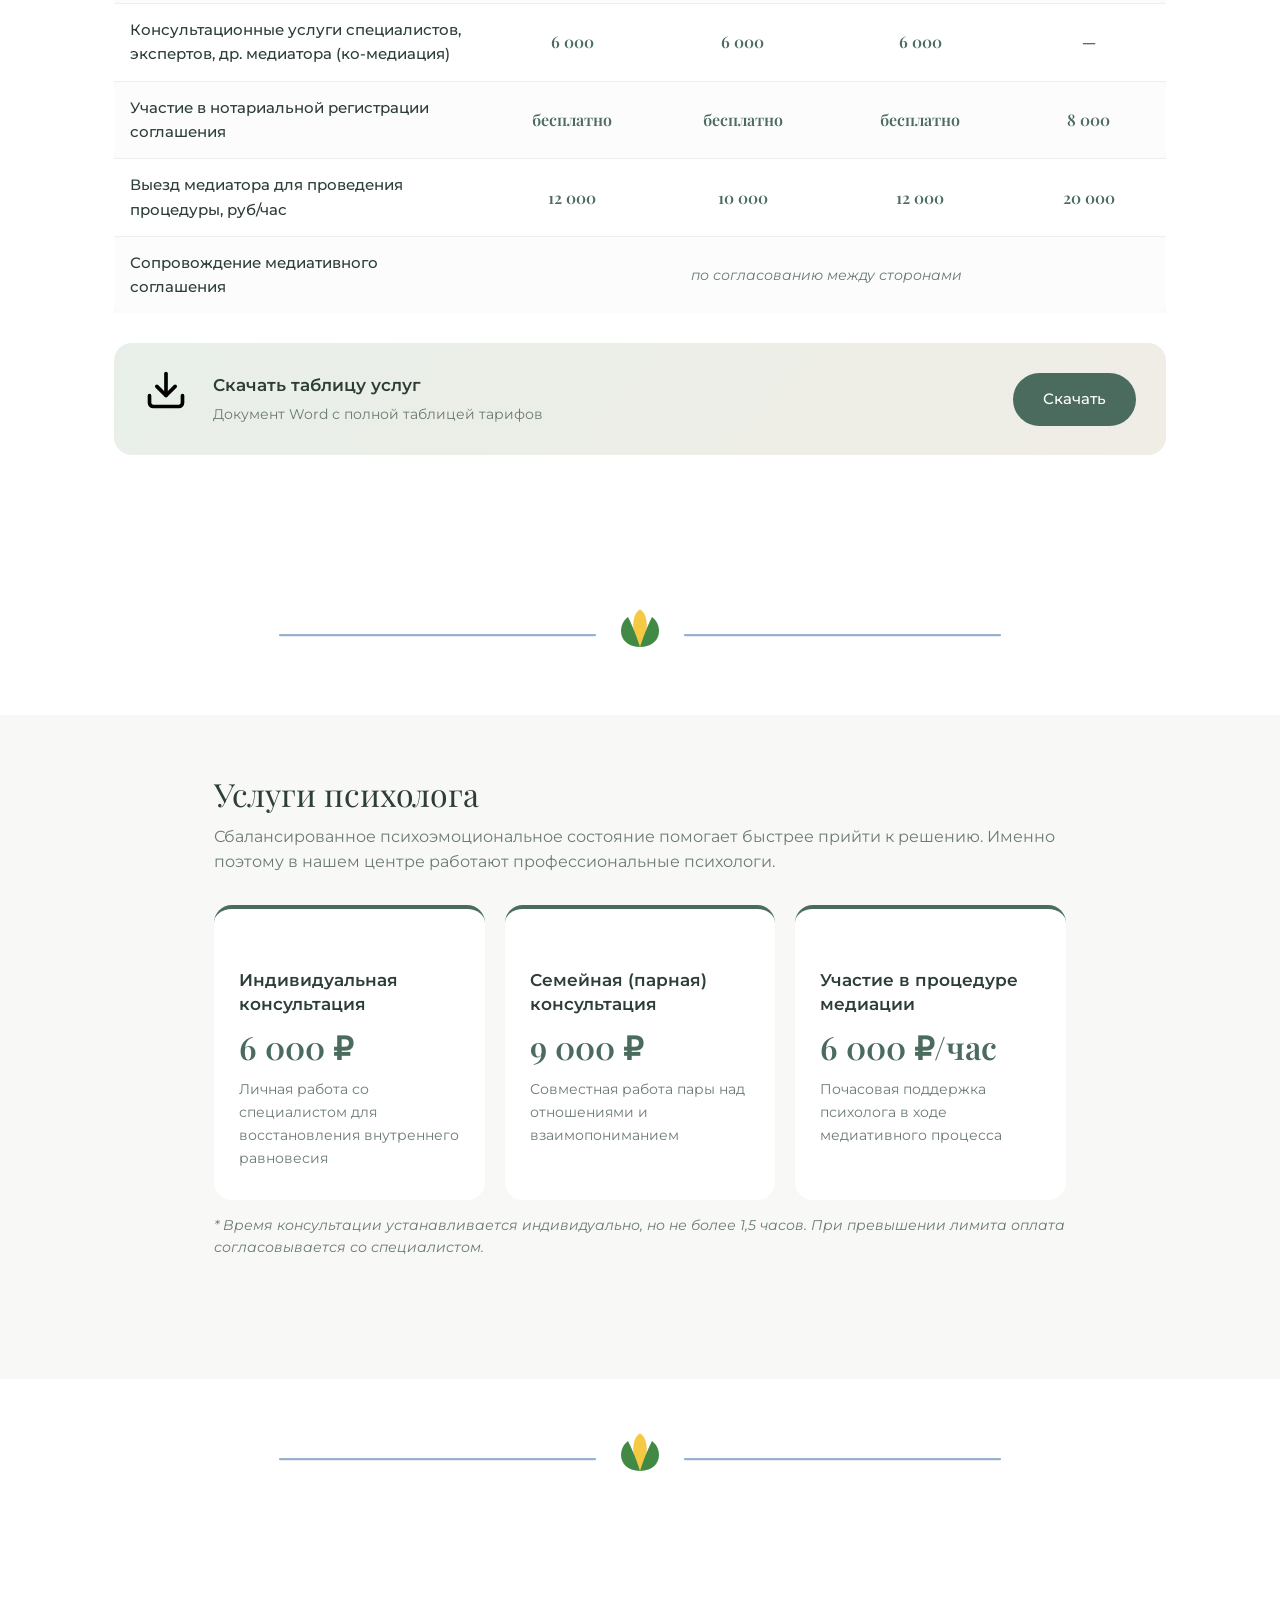
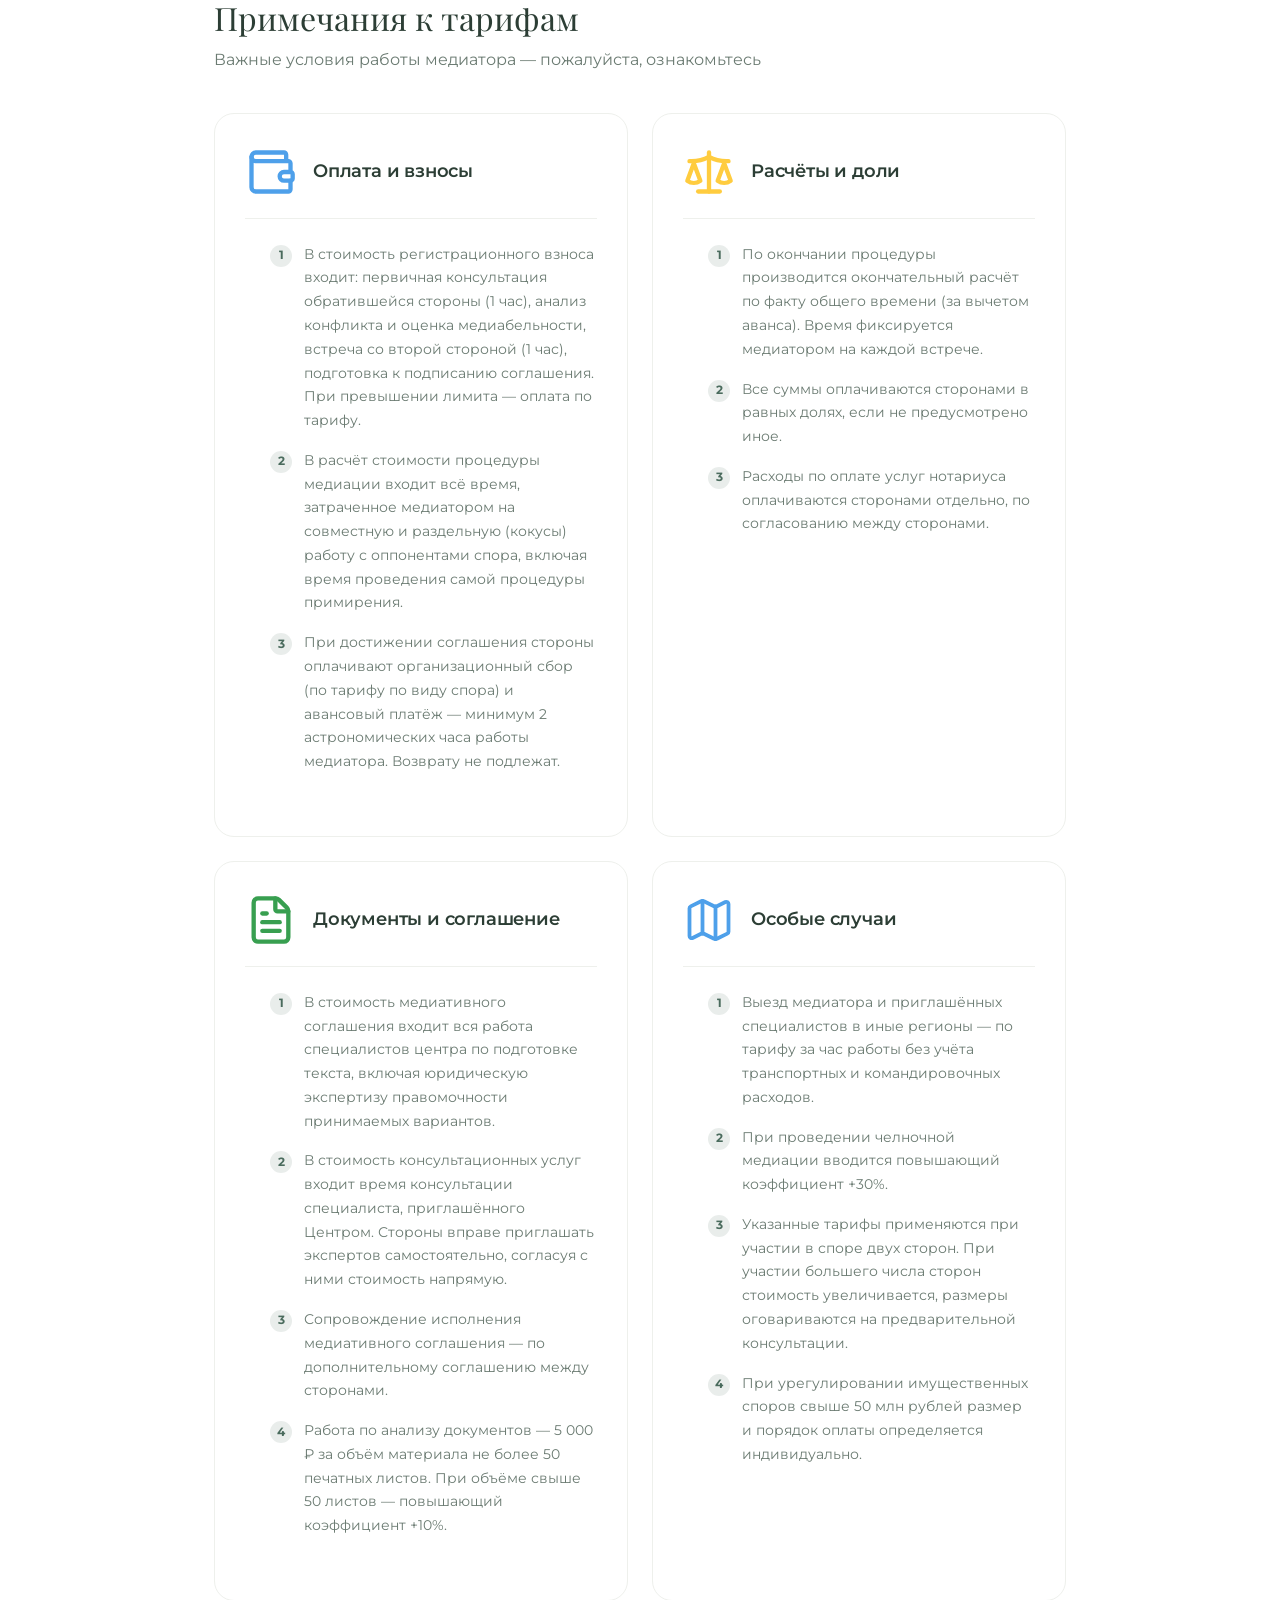
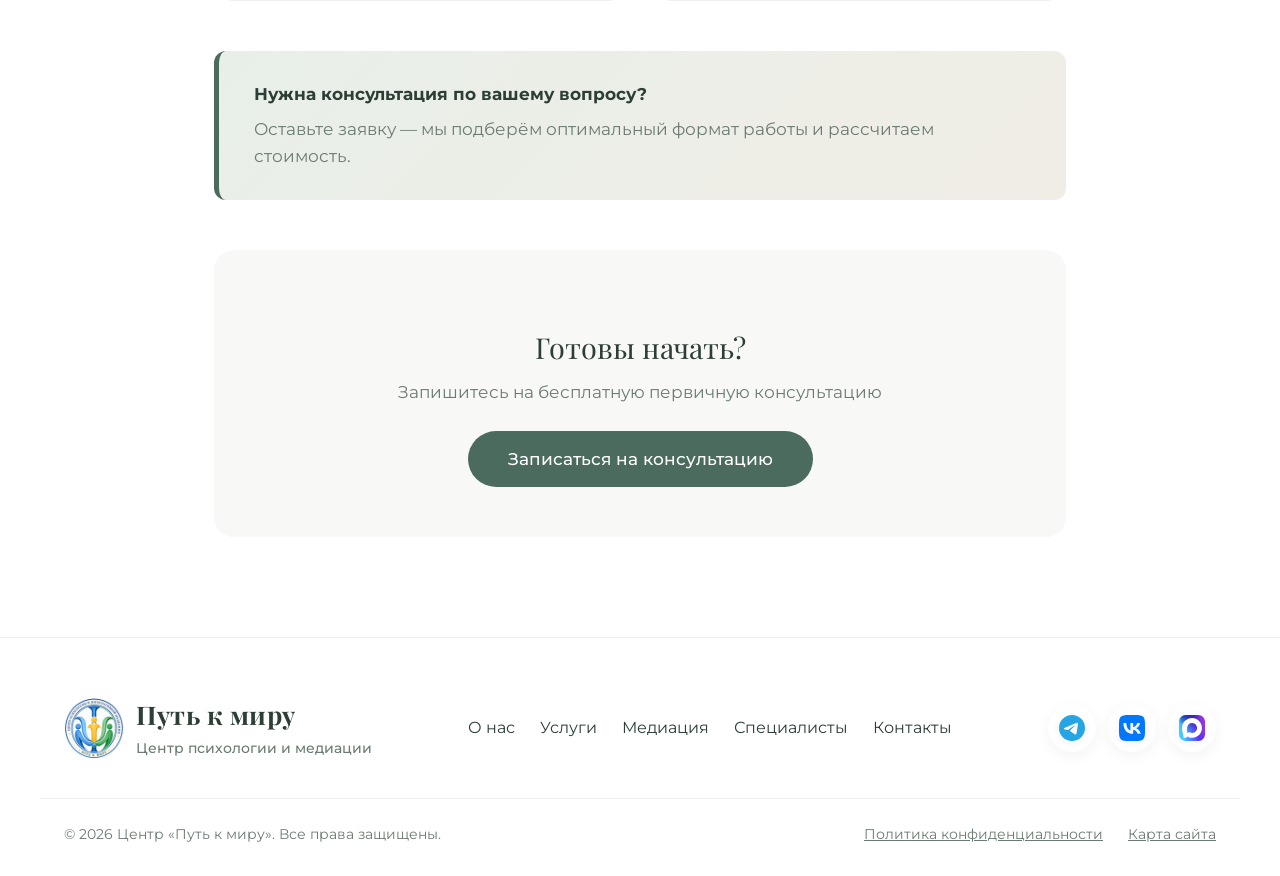
<file: services.html>
<!DOCTYPE html>
<html lang="ru">
<head>
    <meta charset="UTF-8">
    <meta name="viewport" content="width=device-width, initial-scale=1.0">
    <title>Услуги и цены — Путь к миру</title>
    <link rel="preconnect" href="https://fonts.googleapis.com">
    <link rel="preconnect" href="https://fonts.gstatic.com" crossorigin>
    <link href="https://fonts.googleapis.com/css2?family=Montserrat:wght@300;400;500;600&family=Playfair+Display:ital,wght@0,400;0,600;1,400&display=swap" rel="stylesheet">
    <link rel="stylesheet" href="style.css">
    <!-- Favicon -->
    <link rel="icon" type="image/png" href="images/logo_favicon_512.png">
    <link rel="apple-touch-icon" href="images/logo_favicon_512.png">

    <!-- SEO и Open Graph -->
    <meta name="description" content="Центр психологии и интегративной медиации «Путь к миру». Помощь психолога, разрешение конфликтов без суда, профессиональная медиация.">
    <meta property="og:type" content="website">
    <meta property="og:title" content="Путь к миру — Центр психологии и медиации">
    <meta property="og:description" content="Психологическая поддержка и медиация для гармоничных отношений.">
    <meta property="og:image" content="images/hero-bg.jpg">
    <meta property="og:url" content="https://put-k-miru.ru"> <!-- Заменим при покупке домена -->
    <meta name="twitter:card" content="summary_large_image">
</head>
<body>

    <header class="header">
        <div class="container header__container">
            <a href="index.html" class="logo">
                <img src="images/logo.png" alt="Логотип Путь к миру" class="logo__img">
                <div class="logo__text">
                    <span class="logo__title">Путь к миру</span>
                    <span class="logo__subtitle">Центр психологии и медиации</span>
                </div>
            </a>
            <nav class="nav">
                <a href="index.html#about" class="nav__link">О нас</a>
                <a href="services.html" class="nav__link nav__link--active">Услуги</a>
                <a href="mediation.html" class="nav__link">Медиация</a>
                <a href="specialists.html" class="nav__link">Специалисты</a>
                <a href="index.html#contacts" class="nav__link">Контакты</a>
            </nav>
            <button class="btn btn--primary" data-modal-open>Записаться</button>
        </div>
    </header>

    <section class="page-hero page-hero--services">
        <div class="container">
            <span class="page-hero__tag">ПРОЗРАЧНЫЕ ТАРИФЫ</span>
            <h1 class="page-hero__title">Услуги и стоимость</h1>
            <p class="page-hero__desc">Медиация и психологические консультации — понятные цены без скрытых платежей</p>
        </div>
    </section>
    <div class="section-divider"><img src="images/divider.svg" alt="Разделитель"></div>
<section class="service-categories">
        <div class="container categories-grid">
            <a href="#mediator" class="category-card">
                <div class="category-card__icon"><img src="images/icons/scale.svg?v=2" alt="Весы" class="icon"></div>
                <h3>Услуги медиатора</h3>
                <p>Разрешение конфликтов без суда</p>
                <span class="category-card__arrow">↓</span>
            </a>
            <a href="#psychologist" class="category-card">
                <div class="category-card__icon"><img src="images/icons/heart-pulse.svg?v=2" alt="Психология" class="icon"></div>
                <h3>Услуги психолога</h3>
                <p>Индивидуальные и парные консультации</p>
                <span class="category-card__arrow">↓</span>
            </a>
            <a href="#notes" class="category-card">
                <div class="category-card__icon"><img src="images/icons/clipboard-list.svg?v=2" alt="Список" class="icon"></div>
                <h3>Условия работы</h3>
                <p>Важные примечания к тарифам</p>
                <span class="category-card__arrow">↓</span>
            </a>
        </div>
    </section>
    <div class="section-divider"><img src="images/divider.svg" alt="Разделитель"></div>
<section class="content-section" id="mediator">
        <div class="container content-container content-container--wide">

            <div class="section-head">
                <h2>Услуги медиатора</h2>
                <p>Стоимость зависит от типа спора и формата работы. Ниже — базовые тарифы.</p>
            </div>

            <div class="table-responsive">
                <table class="pricing-table pricing-table--mediator">
                    <thead>
                        <tr>
                            <th rowspan="2" class="pricing-table__stage">Этап медиативной процедуры</th>
                            <th colspan="4" class="pricing-table__group">Стороны спора</th>
                        </tr>
                        <tr>
                            <th>Физ — Физ<br><small>(частный конфликт)</small></th>
                            <th>Внутри-<br>корпоративный</th>
                            <th>Юр — Юр<br><small>(конфликт в бизнесе)</small></th>
                            <th>С несовер-<br>шеннолетним</th>
                        </tr>
                    </thead>
                    <tbody>
                        <tr>
                            <td>Первичная информационная консультация (устно), руб/час</td>
                            <td>бесплатно</td>
                            <td>бесплатно</td>
                            <td>бесплатно</td>
                            <td>1000</td>
                        </tr>
                        <tr>
                            <td>Регистрационный взнос</td>
                            <td>12 000</td>
                            <td>8 000</td>
                            <td>10 000</td>
                            <td>16 000</td>
                        </tr>
                        <tr>
                            <td>Процедура медиации (кокусы), руб/час</td>
                            <td>6 000</td>
                            <td>6 000</td>
                            <td>8 000</td>
                            <td>—</td>
                        </tr>
                        <tr>
                            <td>Медиативное соглашение</td>
                            <td>14 000</td>
                            <td>15 000</td>
                            <td>20 000</td>
                            <td>—</td>
                        </tr>
                        <tr>
                            <td>Консультационные услуги специалистов, экспертов, др. медиатора (ко-медиация)</td>
                            <td>6 000</td>
                            <td>6 000</td>
                            <td>6 000</td>
                            <td>—</td>
                        </tr>
                        <tr>
                            <td>Участие в нотариальной регистрации соглашения</td>
                            <td>бесплатно</td>
                            <td>бесплатно</td>
                            <td>бесплатно</td>
                            <td>8 000</td>
                        </tr>
                        <tr>
                            <td>Выезд медиатора для проведения процедуры, руб/час</td>
                            <td>12 000</td>
                            <td>10 000</td>
                            <td>12 000</td>
                            <td>20 000</td>
                        </tr>
                        <tr>
                            <td>Сопровождение медиативного соглашения</td>
                            <td colspan="4" class="pricing-table__span">по согласованию между сторонами</td>
                        </tr>
                    </tbody>
                </table>
            </div>

            <div class="download-block">
                <div class="download-block__icon"><img src="images/icons/download.svg?v=2" alt="Скачать" class="icon"></div>
                <div class="download-block__text">
                    <h4>Скачать таблицу услуг</h4>
                    <p>Документ Word с полной таблицей тарифов</p>
                </div>
                <a href="documents/price-table.docx" download class="btn btn--primary">Скачать</a>
            </div>
        </div>
    </section>
    <div class="section-divider"><img src="images/divider.svg" alt="Разделитель"></div>
<section class="content-section content-section--light" id="psychologist">
        <div class="container content-container">

            <div class="section-head">
                <h2>Услуги психолога</h2>
                <p>Сбалансированное психоэмоциональное состояние помогает быстрее прийти к решению. Именно поэтому в нашем центре работают профессиональные психологи.</p>
            </div>

            <div class="psychologist-cards">
                <div class="psychologist-card">
                    <h3>Индивидуальная консультация</h3>
                    <div class="psychologist-card__price">6 000 ₽</div>
                    <p>Личная работа со специалистом для восстановления внутреннего равновесия</p>
                </div>
                <div class="psychologist-card">
                    <h3>Семейная (парная) консультация</h3>
                    <div class="psychologist-card__price">9 000 ₽</div>
                    <p>Совместная работа пары над отношениями и взаимопониманием</p>
                </div>
                <div class="psychologist-card">
                    <h3>Участие в процедуре медиации</h3>
                    <div class="psychologist-card__price">6 000 ₽/час</div>
                    <p>Почасовая поддержка психолога в ходе медиативного процесса</p>
                </div>
            </div>

            <p class="note-text">* Время консультации устанавливается индивидуально, но не более 1,5 часов. При превышении лимита оплата согласовывается со специалистом.</p>
        </div>
    </section>
    <div class="section-divider"><img src="images/divider.svg" alt="Разделитель"></div>
<section class="content-section" id="notes">
        <div class="container content-container">

            <div class="section-head">
                <h2>Примечания к тарифам</h2>
                <p>Важные условия работы медиатора — пожалуйста, ознакомьтесь</p>
            </div>

            <div class="notes-groups">

                <div class="notes-group">
                    <div class="notes-group__header">
                        <img src="images/icons/wallet.svg?v=2" alt="" class="notes-group__icon">
                        <h3>Оплата и взносы</h3>
                    </div>
                    <ol class="notes-group__list">
                        <li>В стоимость регистрационного взноса входит: первичная консультация обратившейся стороны (1 час), анализ конфликта и оценка медиабельности, встреча со второй стороной (1 час), подготовка к подписанию соглашения. При превышении лимита — оплата по тарифу.</li>
                        <li>В расчёт стоимости процедуры медиации входит всё время, затраченное медиатором на совместную и раздельную (кокусы) работу с оппонентами спора, включая время проведения самой процедуры примирения.</li>
                        <li>При достижении соглашения стороны оплачивают организационный сбор (по тарифу по виду спора) и авансовый платёж — минимум 2 астрономических часа работы медиатора. Возврату не подлежат.</li>
                    </ol>
                </div>

                <div class="notes-group">
                    <div class="notes-group__header">
                        <img src="images/icons/scale.svg?v=2" alt="" class="notes-group__icon">
                        <h3>Расчёты и доли</h3>
                    </div>
                    <ol class="notes-group__list">
                        <li>По окончании процедуры производится окончательный расчёт по факту общего времени (за вычетом аванса). Время фиксируется медиатором на каждой встрече.</li>
                        <li>Все суммы оплачиваются сторонами в равных долях, если не предусмотрено иное.</li>
                        <li>Расходы по оплате услуг нотариуса оплачиваются сторонами отдельно, по согласованию между сторонами.</li>
                    </ol>
                </div>

                <div class="notes-group">
                    <div class="notes-group__header">
                        <img src="images/icons/file-text.svg?v=2" alt="" class="notes-group__icon">
                        <h3>Документы и соглашение</h3>
                    </div>
                    <ol class="notes-group__list">
                        <li>В стоимость медиативного соглашения входит вся работа специалистов центра по подготовке текста, включая юридическую экспертизу правомочности принимаемых вариантов.</li>
                        <li>В стоимость консультационных услуг входит время консультации специалиста, приглашённого Центром. Стороны вправе приглашать экспертов самостоятельно, согласуя с ними стоимость напрямую.</li>
                        <li>Сопровождение исполнения медиативного соглашения — по дополнительному соглашению между сторонами.</li>
                        <li>Работа по анализу документов — 5 000 ₽ за объём материала не более 50 печатных листов. При объёме свыше 50 листов — повышающий коэффициент +10%.</li>
                    </ol>
                </div>

                <div class="notes-group">
                    <div class="notes-group__header">
                        <img src="images/icons/map.svg?v=2" alt="" class="notes-group__icon">
                        <h3>Особые случаи</h3>
                    </div>
                    <ol class="notes-group__list">
                        <li>Выезд медиатора и приглашённых специалистов в иные регионы — по тарифу за час работы без учёта транспортных и командировочных расходов.</li>
                        <li>При проведении челночной медиации вводится повышающий коэффициент +30%.</li>
                        <li>Указанные тарифы применяются при участии в споре двух сторон. При участии большего числа сторон стоимость увеличивается, размеры оговариваются на предварительной консультации.</li>
                        <li>При урегулировании имущественных споров свыше 50 млн рублей размер и порядок оплаты определяется индивидуально.</li>
                    </ol>
                </div>

            </div>

            <div class="callout">
                <p><strong>Нужна консультация по вашему вопросу?</strong></p>
                <p>Оставьте заявку — мы подберём оптимальный формат работы и рассчитаем стоимость.</p>
            </div>

            <div class="cta-inline">
                <h3>Готовы начать?</h3>
                <p>Запишитесь на бесплатную первичную консультацию</p>
                <button class="btn btn--primary btn--large" data-modal-open>Записаться на консультацию</button>
            </div>

        </div>
    </section>

    <footer class="footer">
        <div class="container footer__container">
            <a href="index.html" class="logo">
                <img src="images/logo.png" alt="Логотип" class="logo__img">
                <div class="logo__text">
                    <span class="logo__title">Путь к миру</span>
                    <span class="logo__subtitle">Центр психологии и медиации</span>
                </div>
            </a>
            <nav class="footer__nav">
                <a href="index.html#about" class="nav__link">О нас</a>
                <a href="services.html" class="nav__link">Услуги</a>
                <a href="mediation.html" class="nav__link">Медиация</a>
                <a href="specialists.html" class="nav__link">Специалисты</a>
                <a href="index.html#contacts" class="nav__link">Контакты</a>
            </nav>
            <div class="footer__socials">
                <a href="https://t.me/mirolubie_life" class="social-link" target="_blank" rel="noopener" title="Telegram"><img src="images/icons/telegram.svg" class="social-icon" alt="Telegram"></a>
                <a href="https://vk.ru/club237018779" class="social-link" target="_blank" rel="noopener" title="ВКонтакте"><img src="images/icons/vk.svg" class="social-icon" alt="VK"></a>
                <a href="https://max.ru/join/X0SMIYUxzeXqcdrU2OMdlDkHs-CjMJesvC8Y8C05H9k" class="social-link" target="_blank" rel="noopener" title="MAX"><img src="images/icons/max.svg" class="social-icon" alt="MAX"></a>
            </div>
        </div>
        <div class="container footer__bottom">
            <p>© 2026 Центр «Путь к миру». Все права защищены.</p>
            <div class="footer__links">
                <a href="privacy.html">Политика конфиденциальности</a>
                <a href="#">Карта сайта</a>
            </div>
        </div>
    </footer>

    <div class="modal" id="modal">
        <div class="modal__overlay" data-modal-close></div>
        <div class="modal__content">
            <button class="modal__close" data-modal-close>✕</button>
            <h2 class="modal__title">Записаться на консультацию</h2>
            <p class="modal__subtitle">Оставьте контакты — мы свяжемся с вами в течение дня</p>
            <form class="modal__form" id="appointmentForm">
                <input type="text" name="website" tabindex="-1" autocomplete="off" style="position:absolute; left:-9999px; opacity:0;" aria-hidden="true">
                <input type="text" name="name" placeholder="Ваше имя *" required>
                <input type="tel" name="phone" placeholder="Телефон *" required>
                <select name="service_type">
                    <option value="">Выберите услугу</option>
                    <option value="Индивидуальная психологическая консультация">Индивидуальная консультация</option>
                    <option value="Семейная медиация">Семейная медиация</option>
                    <option value="Разрешение конфликтов без суда">Разрешение конфликтов без суда</option>
                    <option value="Личностное развитие">Личностное развитие</option>
                </select>
                <textarea name="message" placeholder="Кратко опишите ситуацию (необязательно)" rows="3"></textarea>
                <button type="submit" class="btn btn--primary btn--large">Отправить заявку</button>
                <p class="modal__small">Нажимая кнопку, вы соглашаетесь с политикой конфиденциальности</p>
            </form>
            <div class="modal__success" id="modalSuccess" style="display: none;">
                <div class="modal__success-icon">✓</div>
                <h3>Заявка отправлена!</h3>
                <p>Мы свяжемся с вами в ближайшее время.</p>
                <button class="btn btn--primary" data-modal-close>Закрыть</button>
            </div>
        </div>
    </div>

    <!-- Модальное окно примечаний -->
    <div class="notes-modal" id="notesModal">
        <div class="notes-modal__overlay" data-notes-close></div>
        <div class="notes-modal__content">
            <button class="notes-modal__close" data-notes-close>✕</button>
            <div class="notes-modal__banner">
                <img src="images/oliva.jpg" alt="Олива">
            </div>
            <div class="notes-modal__body">
                <h3 class="notes-modal__title" id="notesModalTitle"></h3>
                <ol class="notes-modal__list" id="notesModalList"></ol>
            </div>
        </div>
    </div>

    <script src="script.js"></script>
</body>
</html>
</file>
<file: style.css>
/* === Переменные === */
:root {
    --color-primary: #4A6B5D;
    --color-primary-hover: #3b574a;
    --color-bg-light: #F8F9F6;
    --color-bg-beige: #F0EDE5;
    --color-text-dark: #2C3E35;
    --color-text-gray: #6B7B72;
    --color-white: #FFFFFF;
    --font-main: 'Montserrat', sans-serif;
    --font-accent: 'Playfair Display', serif;
    --transition-smooth: all 0.35s cubic-bezier(0.25, 0.8, 0.25, 1);
    --shadow-card: 0 10px 30px rgba(74, 107, 93, 0.08);
    --shadow-hover: 0 20px 40px rgba(74, 107, 93, 0.15);
}

* {
    margin: 0;
    padding: 0;
    box-sizing: border-box;
}

img {
    max-width: 100%;
    height: auto;
    display: block;
}

html { scroll-behavior: smooth; }

body {
    font-family: var(--font-main);
    color: var(--color-text-dark);
    background-color: var(--color-white);
    line-height: 1.6;
    overflow-x: hidden;
}

.container {
    max-width: 1200px;
    margin: 0 auto;
    padding: 0 24px;
}

h1, h2, h3 {
    font-family: var(--font-accent);
    font-weight: 400;
    line-height: 1.2;
}

.section-title {
    font-size: 2.6rem;
    margin-bottom: 1.5rem;
}

a { text-decoration: none; color: inherit; }
button { font-family: inherit; cursor: pointer; border: none; background: none; }

/* === Кнопки === */
.btn {
    display: inline-block;
    padding: 14px 30px;
    border-radius: 50px;
    font-weight: 500;
    font-size: 0.95rem;
    transition: var(--transition-smooth);
    text-align: center;
}

.btn--primary {
    background-color: var(--color-primary);
    color: var(--color-white);
}

.btn--primary:hover {
    background-color: var(--color-primary-hover);
    transform: translateY(-3px);
    box-shadow: 0 10px 25px rgba(74, 107, 93, 0.3);
}

.btn--secondary {
    background-color: transparent;
    color: var(--color-primary);
    border: 1.5px solid var(--color-primary);
}

.btn--secondary:hover {
    background-color: var(--color-primary);
    color: var(--color-white);
    transform: translateY(-3px);
}

.btn--large { padding: 18px 40px; font-size: 1.05rem; }

/* === Шапка === */
.header {
    padding: 16px 0;
    background-color: var(--color-white);
    position: sticky;
    top: 0;
    z-index: 100;
    box-shadow: 0 2px 20px rgba(0,0,0,0.04);
}

.header__container {
    display: flex;
    justify-content: space-between;
    align-items: center;
    gap: 30px;
}

.logo {
    display: flex;
    align-items: center;
    gap: 12px;
    transition: var(--transition-smooth);
    text-decoration: none;
    flex-shrink: 0;
}

.logo:hover { opacity: 0.85; }

.logo__img {
    width: 52px;
    height: 52px;
    object-fit: contain;
    flex-shrink: 0;
}

.logo__text {
    display: flex;
    flex-direction: column;
    line-height: 1.2;
}

.logo__title {
    font-family: var(--font-accent);
    font-size: 1.15rem;
    font-weight: 600;
    color: var(--color-text-dark);
    white-space: nowrap;
}

.logo__subtitle {
    font-size: 0.65rem;
    color: var(--color-text-gray);
    letter-spacing: 0.5px;
    white-space: nowrap;
}

.nav {
    display: flex;
    gap: 28px;
    flex-shrink: 0;
}

.nav__link {
    font-size: 0.95rem;
    color: var(--color-text-dark);
    transition: var(--transition-smooth);
    position: relative;
    white-space: nowrap;
}

.nav__link::after {
    content: '';
    position: absolute;
    bottom: -5px;
    left: 0;
    width: 0;
    height: 2px;
    background: var(--color-primary);
    transition: width 0.3s ease;
}

.nav__link:hover { color: var(--color-primary); }
.nav__link:hover::after { width: 100%; }

/* === Hero === */
.hero {
    padding: 90px 0 100px;
    background: linear-gradient(rgba(255, 255, 255, 0.35), rgba(255, 255, 255, 0.55)), url('images/hero-bg.jpg') no-repeat center center/cover;
    position: relative;
    overflow: hidden;
    min-height: 620px;
    display: flex;
    align-items: center;
}

.hero__container {
    display: grid;
    grid-template-columns: 1.2fr 1fr;
    gap: 60px;
    align-items: center;
}

.hero__tagline {
    font-size: 0.8rem;
    letter-spacing: 3px;
    color: var(--color-text-gray);
    display: block;
    margin-bottom: 20px;
    font-weight: 500;
}

.hero__title {
    font-size: 3.6rem;
    margin-bottom: 25px;
    color: var(--color-text-dark);
}

.hero__desc {
    font-size: 1.15rem;
    margin-bottom: 35px;
    color: var(--color-text-gray);
    max-width: 520px;
}

.hero__subtext {
    margin-top: 25px;
    font-size: 0.9rem;
    color: var(--color-text-gray);
    line-height: 1.8;
}

.hero__visual {
    position: relative;
    height: 400px;
}

.hero__quote {
    position: absolute;
    top: 20px;
    right: 0;
    font-family: var(--font-accent);
    font-style: italic;
    font-size: 2rem;
    color: var(--color-primary);
    line-height: 1.3;
    text-align: right;
}

.hero__quote em { font-weight: 600; }

/* === Преимущества === */
.features {
    padding: 70px 0;
    background-color: var(--color-bg-light);
}

.features__grid {
    display: grid;
    grid-template-columns: repeat(4, 1fr);
    gap: 20px;
    text-align: center;
}

.feature-card {
    padding: 30px 20px;
    border-radius: 16px;
    transition: var(--transition-smooth);
    cursor: pointer;
}

.feature-card:hover {
    background-color: var(--color-white);
    transform: translateY(-8px);
    box-shadow: var(--shadow-hover);
}

.feature-card__icon {
    font-size: 2.4rem;
    margin-bottom: 18px;
    display: inline-block;
    transition: var(--transition-smooth);
}

.feature-card:hover .feature-card__icon {
    transform: scale(1.15) rotate(-5deg);
}

.feature-card h3 {
    font-size: 1.2rem;
    margin-bottom: 8px;
    font-family: var(--font-main);
    font-weight: 600;
}

.feature-card p {
    font-size: 0.9rem;
    color: var(--color-text-gray);
}

/* === О нас === */
.about { padding: 100px 0; }

.about__container {
    display: grid;
    grid-template-columns: 1fr 1fr;
    gap: 70px;
    align-items: center;
}

.about__text p {
    margin-bottom: 20px;
    color: var(--color-text-gray);
    font-size: 1.05rem;
}

.about__text .btn { margin-top: 15px; }

.about__visual {
    position: relative;
    height: 420px;
}

.about__img-placeholder {
    width: 85%;
    height: 100%;
    background: linear-gradient(135deg, #e8efe9, #d4ddc9);
    border-radius: 30px 120px 30px 120px;
    display: flex;
    align-items: center;
    justify-content: center;
    transition: var(--transition-smooth);
}

.about__img-placeholder:hover {
    border-radius: 120px 30px 120px 30px;
}

.olive-branch { font-size: 6rem; opacity: 0.4; }

.about__quote {
    position: absolute;
    bottom: 20px;
    right: 0;
    background: var(--color-bg-beige);
    padding: 30px 35px;
    border-radius: 20px;
    font-family: var(--font-accent);
    font-size: 1.6rem;
    font-style: italic;
    color: var(--color-primary);
    line-height: 1.4;
    box-shadow: var(--shadow-card);
    transition: var(--transition-smooth);
}

.about__quote:hover {
    transform: translateY(-5px) rotate(-2deg);
}

/* === Услуги === */
.services {
    padding: 100px 0;
    background-color: var(--color-bg-light);
}

.services__header {
    display: flex;
    justify-content: space-between;
    align-items: flex-end;
    margin-bottom: 50px;
    gap: 30px;
}

.link-arrow {
    color: var(--color-primary);
    font-weight: 500;
    font-size: 0.95rem;
    transition: var(--transition-smooth);
    white-space: nowrap;
}

.link-arrow:hover { transform: translateX(5px); }

.services__grid {
    display: grid;
    grid-template-columns: repeat(4, 1fr);
    gap: 24px;
}

.service-card {
    background: var(--color-white);
    padding: 35px 25px;
    border-radius: 20px;
    display: flex;
    flex-direction: column;
    transition: var(--transition-smooth);
    cursor: pointer;
    border: 1px solid transparent;
}

.service-card:hover {
    transform: translateY(-10px);
    box-shadow: var(--shadow-hover);
    border-color: var(--color-primary);
}

.service-card__icon {
    font-size: 2.2rem;
    margin-bottom: 20px;
    transition: var(--transition-smooth);
}

.service-card:hover .service-card__icon {
    transform: scale(1.2);
}

.service-card h3 {
    font-size: 1.1rem;
    margin-bottom: 12px;
    font-family: var(--font-main);
    font-weight: 600;
    line-height: 1.4;
}

.service-card p {
    font-size: 0.9rem;
    color: var(--color-text-gray);
    flex-grow: 1;
    margin-bottom: 20px;
}

.arrow-btn {
    display: inline-flex;
    align-items: center;
    justify-content: center;
    width: 44px;
    height: 44px;
    border-radius: 50%;
    background: var(--color-bg-light);
    color: var(--color-primary);
    font-size: 1.2rem;
    transition: var(--transition-smooth);
}

.service-card:hover .arrow-btn {
    background: var(--color-primary);
    color: var(--color-white);
    transform: translateX(8px);
}

/* === Цитата === */

/* === CTA === */
.cta { padding: 90px 0; background-color: var(--color-bg-beige); }

.cta__container {
    display: flex;
    justify-content: space-between;
    align-items: center;
    gap: 50px;
}

.cta__text h2 {
    font-size: 2.5rem;
    margin-bottom: 15px;
}

.cta__text p { color: var(--color-text-gray); font-size: 1.05rem; }

.cta__action { text-align: center; }

.cta__small {
    font-size: 0.8rem;
    color: var(--color-text-gray);
    margin-top: 15px;
    letter-spacing: 1px;
}

/* === Футер === */
.footer {
    padding: 60px 0 30px;
    background-color: var(--color-white);
    border-top: 1px solid #eee;
}

.footer__container {
    display: flex;
    flex-wrap: wrap;
    justify-content: space-between;
    align-items: center;
    gap: 30px;
    margin-bottom: 40px;
}

.footer__nav { display: flex; gap: 25px; flex-wrap: wrap; }

.footer__socials { display: flex; gap: 12px; }

.social-link {
    display: flex;
    align-items: center;
    justify-content: center;
    width: 44px;
    height: 44px;
    border-radius: 50%;
    background: var(--color-bg-light);
    color: var(--color-primary);
    font-weight: 600;
    font-size: 0.85rem;
    transition: var(--transition-smooth);
}

.social-link:hover {
    background: var(--color-primary);
    color: var(--color-white);
    transform: translateY(-3px) scale(1.1);
}

.footer__bottom {
    display: flex;
    justify-content: space-between;
    padding-top: 25px;
    border-top: 1px solid #eee;
    font-size: 0.85rem;
    color: var(--color-text-gray);
    flex-wrap: wrap;
    gap: 15px;
}

.footer__links { display: flex; gap: 25px; }
.footer__links a { text-decoration: underline; transition: var(--transition-smooth); }
.footer__links a:hover { color: var(--color-primary); }

/* === Модальное окно === */
.modal {
    position: fixed;
    inset: 0;
    z-index: 1000;
    display: none;
    align-items: center;
    justify-content: center;
    padding: 20px;
}

.modal.active { display: flex; }

.modal__overlay {
    position: absolute;
    inset: 0;
    background: rgba(44, 62, 53, 0.6);
    backdrop-filter: blur(4px);
    animation: fadeIn 0.3s ease;
}

.modal__content {
    position: relative;
    background: var(--color-white);
    border-radius: 24px;
    padding: 50px 45px;
    max-width: 500px;
    width: 100%;
    max-height: 90vh;
    overflow-y: auto;
    animation: slideUp 0.4s cubic-bezier(0.25, 0.8, 0.25, 1);
    z-index: 1;
}

.modal__close {
    position: absolute;
    top: 20px;
    right: 20px;
    width: 36px;
    height: 36px;
    border-radius: 50%;
    background: var(--color-bg-light);
    color: var(--color-text-dark);
    font-size: 1rem;
    transition: var(--transition-smooth);
    display: flex;
    align-items: center;
    justify-content: center;
}

.modal__close:hover {
    background: var(--color-primary);
    color: var(--color-white);
    transform: rotate(90deg);
}

.modal__title { font-size: 1.8rem; margin-bottom: 10px; }
.modal__subtitle { color: var(--color-text-gray); font-size: 0.95rem; margin-bottom: 30px; }

.modal__form { display: flex; flex-direction: column; gap: 15px; }

.modal__form input,
.modal__form select,
.modal__form textarea {
    padding: 15px 20px;
    border: 1.5px solid #e0e0e0;
    border-radius: 12px;
    font-family: inherit;
    font-size: 0.95rem;
    transition: var(--transition-smooth);
    background: var(--color-white);
    resize: vertical;
}

.modal__form input:focus,
.modal__form select:focus,
.modal__form textarea:focus {
    outline: none;
    border-color: var(--color-primary);
    box-shadow: 0 0 0 4px rgba(74, 107, 93, 0.1);
}

.modal__form button { margin-top: 10px; }

.modal__small {
    font-size: 0.75rem;
    color: var(--color-text-gray);
    text-align: center;
    margin-top: 10px;
}

.modal__success { text-align: center; padding: 20px 0; }

.modal__success-icon {
    width: 80px;
    height: 80px;
    border-radius: 50%;
    background: var(--color-primary);
    color: var(--color-white);
    font-size: 2.5rem;
    display: flex;
    align-items: center;
    justify-content: center;
    margin: 0 auto 25px;
    animation: pop 0.5s cubic-bezier(0.34, 1.56, 0.64, 1);
}

.modal__success h3 { font-size: 1.6rem; margin-bottom: 10px; }
.modal__success p { color: var(--color-text-gray); margin-bottom: 25px; }

@keyframes fadeIn { from { opacity: 0; } to { opacity: 1; } }
@keyframes slideUp { from { opacity: 0; transform: translateY(40px); } to { opacity: 1; transform: translateY(0); } }
@keyframes pop { 0% { transform: scale(0); } 50% { transform: scale(1.2); } 100% { transform: scale(1); } }

/* === Стили для внутренних страниц === */
.page-hero {
    padding: 60px 0 40px;
    background: var(--color-bg-light);
    text-align: center;
}
.page-hero__title { font-size: 3rem; margin-bottom: 15px; }
.page-hero__desc { font-size: 1.1rem; color: var(--color-text-gray); }

.content-section { padding: 60px 0 100px; }
.content-container { max-width: 900px; }
.content-container h2 { font-size: 2rem; margin: 40px 0 20px; }
.content-container h2:first-child { margin-top: 0; }
.content-container h3 { font-size: 1.5rem; margin: 30px 0 15px; }
.content-container p { margin-bottom: 20px; font-size: 1.05rem; color: var(--color-text-gray); }
.content-container ul, .content-container ol { margin-bottom: 30px; padding-left: 25px; color: var(--color-text-gray); font-size: 1.05rem; }
.content-container li { margin-bottom: 12px; }

.table-responsive { overflow-x: auto; margin: 30px 0; }
.compare-table, .pricing-table {
    width: 100%;
    border-collapse: collapse;
    background: var(--color-white);
    border-radius: 12px;
    overflow: hidden;
    box-shadow: var(--shadow-card);
}
.compare-table th, .pricing-table th {
    background: var(--color-primary);
    color: var(--color-white);
    padding: 18px 20px;
    text-align: left;
    font-weight: 500;
    font-size: 0.95rem;
}
.compare-table td, .pricing-table td {
    padding: 16px 20px;
    border-bottom: 1px solid #eee;
    font-size: 0.95rem;
}
.compare-table tr:last-child td, .pricing-table tr:last-child td { border-bottom: none; }
.compare-table tr:hover td, .pricing-table tr:hover td { background: var(--color-bg-light); }
.note-text { font-size: 0.85rem !important; font-style: italic; margin-top: -15px; }
.notes-list { counter-reset: item; list-style: none; padding-left: 0; }
.notes-list li {
    position: relative;
    padding-left: 40px;
    margin-bottom: 15px;
    font-size: 0.95rem;
}
.notes-list li::before {
    counter-increment: item;
    content: counter(item);
    position: absolute;
    left: 0;
    top: 0;
    width: 26px;
    height: 26px;
    background: var(--color-bg-light);
    color: var(--color-primary);
    border-radius: 50%;
    display: flex;
    align-items: center;
    justify-content: center;
    font-size: 0.8rem;
    font-weight: 600;
}
.cta-inline {
    text-align: center;
    padding: 50px 30px;
    background: var(--color-bg-light);
    border-radius: 20px;
    margin-top: 50px;
}
.cta-inline h3 { font-size: 1.8rem; margin-bottom: 15px; }
.cta-inline p { margin-bottom: 25px; }
.benefits-list li { margin-bottom: 15px; line-height: 1.7; }

/* === Адаптив === */
@media (max-width: 992px) {
    .hero__container,
    .about__container,
    .cta__container {
        grid-template-columns: 1fr;
        text-align: center;
    }
    .hero__visual { height: 250px; }
    .hero__desc { margin-left: auto; margin-right: auto; }
    .features__grid,
    .services__grid { grid-template-columns: repeat(2, 1fr); }
    .services__header { flex-direction: column; align-items: flex-start; }
    .hero__title { font-size: 2.6rem; }
    .about__img-placeholder { width: 100%; }
    .about__quote { position: static; margin-top: 20px; display: inline-block; }
}

@media (max-width: 576px) {
    .features__grid,
    .services__grid { grid-template-columns: 1fr; }
    .header__container { flex-wrap: wrap; gap: 15px; justify-content: center; }
    .nav { flex-wrap: wrap; justify-content: center; gap: 15px; }
    .logo__text { display: none; } /* на телефоне оставим только иконку */
    .hero__title { font-size: 2rem; }
    .section-title { font-size: 1.8rem; }
    
    .cta__text h2 { font-size: 1.8rem; }
    .modal__content { padding: 35px 25px; }
    .footer__container { flex-direction: column; text-align: center; }
    .footer__bottom { flex-direction: column; text-align: center; }
    .footer__links { justify-content: center; }
}

/* === ФОРС-ФИКС ЛОГОТИПА === */
.header .logo__img,
.footer .logo__img,
.logo img {
    width: 48px !important;
    height: 48px !important;
    max-width: 48px !important;
    object-fit: contain !important;
    flex-shrink: 0 !important;
    display: inline-block !important;
}

.header .logo,
.footer .logo {
    display: flex !important;
    align-items: center !important;
    gap: 12px !important;
    max-width: 320px;
}

.header .logo__text,
.footer .logo__text {
    display: flex !important;
    flex-direction: column !important;
    line-height: 1.2 !important;
}

.header .logo__title {
    font-family: var(--font-accent);
    font-size: 1.1rem !important;
    font-weight: 600 !important;
    white-space: nowrap !important;
}

.header .logo__subtitle {
    font-size: 0.65rem !important;
    color: var(--color-text-gray);
    white-space: nowrap !important;
}

/* === Активный пункт меню === */
.nav__link--active {
    color: var(--color-primary) !important;
    font-weight: 600;
}
.nav__link--active::after {
    width: 100% !important;
}

/* === Page Hero === */
.page-hero {
    padding: 70px 0 60px;
    background: linear-gradient(135deg, #e8efe9 0%, #f8f9f6 100%);
    text-align: center;
    position: relative;
}
.page-hero__tag {
    display: inline-block;
    font-size: 0.75rem;
    letter-spacing: 3px;
    color: var(--color-primary);
    font-weight: 600;
    margin-bottom: 18px;
    padding: 6px 16px;
    background: rgba(74, 107, 93, 0.08);
    border-radius: 50px;
}
.page-hero__title {
    font-size: 3.2rem;
    margin-bottom: 15px;
    color: var(--color-text-dark);
}
.page-hero__desc {
    font-size: 1.15rem;
    color: var(--color-text-gray);
    max-width: 620px;
    margin: 0 auto;
}

/* === Категории услуг (карточки-навигация) === */
.service-categories {
    padding: 50px 0 20px;
    background: var(--color-white);
}
.categories-grid {
    display: grid;
    grid-template-columns: repeat(3, 1fr);
    gap: 24px;
}
.category-card {
    padding: 30px 25px;
    background: var(--color-bg-light);
    border-radius: 20px;
    text-decoration: none;
    color: inherit;
    transition: var(--transition-smooth);
    border: 2px solid transparent;
    display: block;
    position: relative;
}
.category-card:hover {
    background: var(--color-white);
    border-color: var(--color-primary);
    transform: translateY(-6px);
    box-shadow: var(--shadow-hover);
}
.category-card__icon {
    font-size: 2.2rem;
    margin-bottom: 15px;
    transition: var(--transition-smooth);
}
.category-card:hover .category-card__icon {
    transform: scale(1.15) rotate(-5deg);
}
.category-card h3 {
    font-family: var(--font-main);
    font-size: 1.15rem;
    font-weight: 600;
    margin-bottom: 8px;
    color: var(--color-text-dark);
}
.category-card p {
    font-size: 0.9rem;
    color: var(--color-text-gray);
    margin: 0;
}
.category-card__arrow {
    position: absolute;
    bottom: 20px;
    right: 25px;
    color: var(--color-primary);
    font-size: 1.4rem;
    transition: var(--transition-smooth);
    opacity: 0.5;
}
.category-card:hover .category-card__arrow {
    transform: translateY(5px);
    opacity: 1;
}

/* === Широкий контейнер === */
.content-container--wide {
    max-width: 1100px;
}

/* === Заголовок секции с подписью === */
.section-head {
    margin-bottom: 30px;
}
.section-head h2 {
    margin-bottom: 10px;
}
.section-head p {
    color: var(--color-text-gray);
    font-size: 1rem;
    margin: 0;
}

/* === Светлая секция === */
.content-section--light {
    background: var(--color-bg-light);
}

/* === Info block === */
.info-block {
    display: flex;
    gap: 25px;
    padding: 30px;
    background: var(--color-bg-light);
    border-radius: 20px;
    margin-bottom: 40px;
    align-items: flex-start;
}
.info-block__icon {
    font-size: 2.5rem;
    flex-shrink: 0;
    line-height: 1;
}
.info-block__content h2 {
    margin-top: 0;
    font-size: 1.6rem;
    margin-bottom: 15px;
}
.info-block__content p {
    margin-bottom: 12px;
}
.info-block__content p:last-child {
    margin-bottom: 0;
}

/* === Заголовки контента === */
.content-title {
    font-size: 2rem;
    margin: 50px 0 15px;
}
.content-lead {
    font-size: 1.05rem;
    color: var(--color-text-gray);
    margin-bottom: 30px;
}

/* === Сетка преимуществ === */
.benefits-grid {
    display: grid;
    grid-template-columns: repeat(3, 1fr);
    gap: 20px;
    margin: 30px 0;
}
.benefit-card {
    background: var(--color-white);
    padding: 30px 25px;
    border-radius: 18px;
    border: 1px solid #eee;
    transition: var(--transition-smooth);
}
.benefit-card:hover {
    border-color: var(--color-primary);
    transform: translateY(-6px);
    box-shadow: var(--shadow-hover);
}
.benefit-card__icon {
    font-size: 2rem;
    margin-bottom: 15px;
    transition: var(--transition-smooth);
}
.benefit-card:hover .benefit-card__icon {
    transform: scale(1.15) rotate(-5deg);
}
.benefit-card h3 {
    font-family: var(--font-main);
    font-size: 1.05rem;
    font-weight: 600;
    margin-bottom: 10px;
}
.benefit-card p {
    font-size: 0.9rem;
    color: var(--color-text-gray);
    margin: 0;
    line-height: 1.6;
}

/* === Выделенный блок === */
.callout {
    padding: 30px 35px;
    background: linear-gradient(135deg, #e8efe9 0%, #f0ede5 100%);
    border-left: 5px solid var(--color-primary);
    border-radius: 12px;
    margin: 40px 0;
}
.callout p {
    margin: 0 0 8px 0;
    color: var(--color-text-dark);
    font-size: 1.05rem;
}
.callout p:last-child {
    margin-bottom: 0;
    color: var(--color-text-gray);
}

/* === Блок скачивания === */
.download-block {
    display: flex;
    align-items: center;
    gap: 25px;
    padding: 25px 30px;
    background: linear-gradient(135deg, #e8efe9 0%, #f0ede5 100%);
    border-radius: 18px;
    margin-top: 30px;
    flex-wrap: wrap;
}
.download-block__icon {
    font-size: 2.2rem;
    flex-shrink: 0;
}
.download-block__text {
    flex: 1;
    min-width: 200px;
}
.download-block__text h4 {
    font-family: var(--font-main);
    font-size: 1.05rem;
    font-weight: 600;
    margin-bottom: 4px;
    color: var(--color-text-dark);
}
.download-block__text p {
    font-size: 0.9rem;
    color: var(--color-text-gray);
    margin: 0;
}

/* === Карточки психолога === */
.psychologist-cards {
    display: grid;
    grid-template-columns: repeat(3, 1fr);
    gap: 20px;
    margin: 30px 0;
}
.psychologist-card {
    background: var(--color-white);
    padding: 30px 25px;
    border-radius: 18px;
    transition: var(--transition-smooth);
    border-top: 4px solid var(--color-primary);
    display: flex;
    flex-direction: column;
}
.psychologist-card:hover {
    transform: translateY(-6px);
    box-shadow: var(--shadow-hover);
}
.psychologist-card h3 {
    font-family: var(--font-main);
    font-size: 1.05rem;
    font-weight: 600;
    margin-bottom: 15px;
    line-height: 1.4;
}
.psychologist-card__price {
    font-family: var(--font-accent);
    font-size: 2rem;
    color: var(--color-primary);
    font-weight: 600;
    margin-bottom: 15px;
    line-height: 1;
}
.psychologist-card p {
    font-size: 0.9rem;
    color: var(--color-text-gray);
    margin: 0;
    flex-grow: 1;
}

/* === Адаптив для новых блоков === */
@media (max-width: 992px) {
    .benefits-grid,
    .psychologist-cards,
    .categories-grid {
        grid-template-columns: repeat(2, 1fr);
    }
    .page-hero__title { font-size: 2.4rem; }
}
@media (max-width: 576px) {
    .benefits-grid,
    .psychologist-cards,
    .categories-grid {
        grid-template-columns: 1fr;
    }
    .info-block { flex-direction: column; }
    .page-hero__title { font-size: 1.9rem; }
    .content-title { font-size: 1.5rem; }
    .download-block { flex-direction: column; text-align: center; }
}

/* ============================================
   СТРАНИЦА СПЕЦИАЛИСТОВ — КАРТОЧКИ + МОДАЛКА
   ============================================ */

/* === Сетка карточек === */
.specialists-grid {
    display: grid;
    grid-template-columns: repeat(auto-fit, minmax(260px, 320px));
    gap: 40px;
    justify-content: center;
    margin-bottom: 60px;
    padding: 20px 0;
}

/* === Карточка === */
.specialist-card {
    cursor: pointer;
    text-align: center;
    transition: var(--transition-smooth);
}

.specialist-card__photo {
    width: 100%;
    aspect-ratio: 1 / 1;
    border-radius: 50%;
    overflow: hidden;
    position: relative;
    margin-bottom: 24px;
    box-shadow: 0 10px 30px rgba(74, 107, 93, 0.15);
    transition: var(--transition-smooth);
    border: 4px solid var(--color-white);
    outline: 2px solid transparent;
    outline-offset: 4px;
}

.specialist-card__photo img {
    width: 100%;
    height: 100%;
    object-fit: cover;
    object-position: center top;
    transition: transform 0.6s cubic-bezier(0.25, 0.8, 0.25, 1);
}

/* Ховер: карточка приподнимается, фото чуть увеличивается, появляется зелёная рамка */
.specialist-card:hover {
    transform: translateY(-8px);
}

.specialist-card:hover .specialist-card__photo {
    outline-color: var(--color-primary);
    box-shadow: 0 20px 40px rgba(74, 107, 93, 0.25);
}

.specialist-card:hover .specialist-card__photo img {
    transform: scale(1.06);
}

.specialist-card__info {
    padding: 0 10px;
}

.specialist-card__name {
    font-family: var(--font-accent);
    font-size: 1.4rem;
    margin-bottom: 6px;
    color: var(--color-text-dark);
    line-height: 1.3;
}

.specialist-card__role {
    font-size: 0.9rem;
    color: var(--color-primary);
    font-weight: 500;
    letter-spacing: 0.3px;
}

/* === Модальное окно специалиста === */
.specialist-modal {
    position: fixed;
    inset: 0;
    z-index: 1100;
    display: none;
    align-items: center;
    justify-content: center;
    padding: 20px;
}

.specialist-modal.active {
    display: flex;
}

.specialist-modal__overlay {
    position: absolute;
    inset: 0;
    background: rgba(44, 62, 53, 0.7);
    backdrop-filter: blur(6px);
    animation: fadeIn 0.3s ease;
}

.specialist-modal__content {
    position: relative;
    background: var(--color-white);
    border-radius: 28px;
    max-width: 960px;
    width: 100%;
    max-height: 90vh;
    overflow-y: auto;
    animation: slideUp 0.4s cubic-bezier(0.25, 0.8, 0.25, 1);
    z-index: 1;
}

.specialist-modal__close {
    position: absolute;
    top: 20px;
    right: 20px;
    width: 44px;
    height: 44px;
    border-radius: 50%;
    background: var(--color-bg-light);
    color: var(--color-text-dark);
    font-size: 1.1rem;
    transition: var(--transition-smooth);
    display: flex;
    align-items: center;
    justify-content: center;
    z-index: 2;
    cursor: pointer;
    border: none;
}

.specialist-modal__close:hover {
    background: var(--color-primary);
    color: var(--color-white);
    transform: rotate(90deg);
}

.specialist-modal__grid {
    display: grid;
    grid-template-columns: 1fr 1.3fr;
    gap: 0;
}

.specialist-modal__photo {
    background: linear-gradient(135deg, #e8efe9, #d4ddc9);
    display: flex;
    align-items: stretch;
    border-radius: 28px 0 0 28px;
    overflow: hidden;
    min-height: 500px;
}

.specialist-modal__photo img {
    width: 100%;
    height: 100%;
    object-fit: cover;
    object-position: center top;
}

.specialist-modal__body {
    padding: 60px 50px;
    display: flex;
    flex-direction: column;
}

.specialist-modal__name {
    font-family: var(--font-accent);
    font-size: 2.2rem;
    margin-bottom: 10px;
    color: var(--color-text-dark);
    line-height: 1.2;
    padding-right: 40px;
}

.specialist-modal__role {
    font-size: 1rem;
    color: var(--color-primary);
    font-weight: 500;
    margin-bottom: 25px;
    letter-spacing: 0.3px;
}

.specialist-modal__tags {
    display: flex;
    flex-wrap: wrap;
    gap: 8px;
    margin-bottom: 30px;
}

.specialist-modal__desc {
    margin-bottom: 30px;
    flex-grow: 1;
}

.specialist-modal__desc p {
    font-size: 1rem;
    color: var(--color-text-gray);
    line-height: 1.7;
    margin-bottom: 15px;
}

.specialist-modal__desc p:last-child {
    margin-bottom: 0;
}

.specialist-modal__desc strong {
    color: var(--color-text-dark);
}

/* === Адаптив модалки === */
@media (max-width: 768px) {
    .specialist-modal__content {
        max-height: 95vh;
        border-radius: 20px;
    }
    .specialist-modal__grid {
        grid-template-columns: 1fr;
    }
    .specialist-modal__photo {
        border-radius: 20px 20px 0 0;
        min-height: 320px;
        max-height: 380px;
    }
    .specialist-modal__body {
        padding: 35px 25px;
    }
    .specialist-modal__name {
        font-size: 1.6rem;
        padding-right: 0;
        margin-top: 20px;
    }
    .specialist-modal__close {
        background: rgba(255, 255, 255, 0.9);
        box-shadow: 0 4px 12px rgba(0, 0, 0, 0.1);
    }
    .specialists-grid {
        grid-template-columns: 1fr;
        max-width: 320px;
        margin-left: auto;
        margin-right: auto;
    }
}

/* === Улучшенная таблица тарифов медиатора === */
.pricing-table--mediator {
    font-size: 0.9rem;
}
.pricing-table--mediator th,
.pricing-table--mediator td {
    padding: 14px 16px;
    vertical-align: middle;
}
.pricing-table--mediator thead tr:first-child th {
    text-align: center;
    background: var(--color-primary);
    border-bottom: 1px solid rgba(255,255,255,0.15);
    font-size: 0.85rem;
    letter-spacing: 1px;
    text-transform: uppercase;
}
.pricing-table--mediator thead tr:nth-child(2) th {
    background: var(--color-primary);
    text-align: center;
    font-size: 0.85rem;
    font-weight: 400;
    padding: 12px 14px;
}
.pricing-table--mediator thead tr:nth-child(2) th small {
    display: block;
    font-size: 0.7rem;
    opacity: 0.75;
    font-weight: 300;
    margin-top: 4px;
    letter-spacing: 0.3px;
    text-transform: none;
}
.pricing-table__stage {
    text-align: left !important;
    vertical-align: middle !important;
    background: #3b574a !important;
    max-width: 320px;
    font-size: 0.85rem !important;
    letter-spacing: 1px;
    text-transform: uppercase;
}
.pricing-table--mediator tbody td:first-child {
    font-weight: 500;
    color: var(--color-text-dark);
    max-width: 320px;
}
.pricing-table--mediator tbody td:not(:first-child) {
    text-align: center;
    font-family: var(--font-accent);
    font-size: 1rem;
    color: var(--color-primary);
    font-weight: 600;
    white-space: nowrap;
}
.pricing-table--mediator tbody tr:nth-child(even) {
    background: #fbfcfb;
}
.pricing-table--mediator tbody tr:hover td {
    background: rgba(74, 107, 93, 0.06);
}
.pricing-table__span {
    text-align: center !important;
    font-family: var(--font-main) !important;
    font-size: 0.9rem !important;
    color: var(--color-text-gray) !important;
    font-style: italic;
    font-weight: 400 !important;
}

/* === Адаптив таблицы === */
@media (max-width: 768px) {
    .pricing-table--mediator th,
    .pricing-table--mediator td {
        padding: 10px 12px;
        font-size: 0.8rem;
    }
    .pricing-table--mediator thead tr:nth-child(2) th small {
        display: none;
    }
    .pricing-table--mediator tbody td:not(:first-child) {
        font-size: 0.9rem;
    }
}

/* === Hero: финальные стили под фоновую картинку === */
.hero__container {
    display: grid;
    grid-template-columns: 1.3fr 1fr;
    gap: 60px;
    align-items: center;
    width: 100%;
}

.hero__content {
    max-width: 620px;
}

.hero__visual {
    position: relative;
    min-height: 420px;
}

.hero__quote {
    position: absolute;
    top: 60px;
    right: 20px;
    font-family: var(--font-accent);
    font-style: italic;
    font-size: 2.2rem;
    color: var(--color-primary);
    line-height: 1.3;
    text-align: right;
    text-shadow: 0 2px 12px rgba(255, 255, 255, 0.8);
}

.hero__quote em {
    font-weight: 600;
    color: var(--color-text-dark);
}

@media (max-width: 992px) {
    .hero {
        min-height: auto;
        padding: 60px 0 80px;
    }
    .hero__visual {
        display: none;
    }
    .hero__content {
        max-width: 100%;
        text-align: center;
        margin: 0 auto;
    }
    .hero__desc {
        margin-left: auto;
        margin-right: auto;
    }
}

/* === Олива в блоке "О нас" === */
.about__img-placeholder {
    width: 85%;
    height: 100%;
    border-radius: 30px 120px 30px 120px;
    overflow: hidden;
    position: relative;
    transition: var(--transition-smooth);
    box-shadow: 0 15px 40px rgba(74, 107, 93, 0.12);
}

.about__img-placeholder img {
    width: 100%;
    height: 100%;
    object-fit: cover;
    object-position: center;
    transition: transform 0.8s cubic-bezier(0.25, 0.8, 0.25, 1);
    display: block;
}

.about__img-placeholder:hover {
    border-radius: 120px 30px 120px 30px;
    box-shadow: 0 20px 50px rgba(74, 107, 93, 0.2);
}

.about__img-placeholder:hover img {
    transform: scale(1.06);
}

.olive-branch {
    display: none;
}

@media (max-width: 992px) {
    .about__img-placeholder {
        width: 100%;
        height: 380px;
    }
}

@media (max-width: 576px) {
    .about__img-placeholder {
        height: 300px;
        border-radius: 24px 80px 24px 80px;
    }
}

/* === Цитата поверх фоновой картинки === */

@media (max-width: 768px) {
    
    
}

/* === ФОРС: фоновая картинка цитаты === */

/* ============================================
   БЛОК ЦИТАТЫ С ФОНОВОЙ КАРТИНКОЙ (финальная версия)
   ============================================ */
.quote-banner {
    padding: 120px 20px;
    text-align: center;
    background: linear-gradient(rgba(255, 255, 255, 0.5), rgba(255, 255, 255, 0.65)), url('images/foot_fon.jpg') no-repeat center center / cover;
    background-attachment: fixed;
    min-height: 400px;
    display: flex;
    align-items: center;
    justify-content: center;
    position: relative;
}

.quote-banner .container {
    width: 100%;
    max-width: 900px;
    margin: 0 auto;
}

.quote-banner__text {
    font-family: var(--font-accent);
    font-size: 3rem;
    font-style: italic;
    font-weight: 400;
    line-height: 1.3;
    color: var(--color-text-dark);
    margin-bottom: 25px;
    text-shadow: 0 2px 20px rgba(255, 255, 255, 0.9);
}

.quote-banner__author {
    font-size: 1rem;
    color: var(--color-primary);
    letter-spacing: 3px;
    text-transform: uppercase;
    font-weight: 500;
    text-shadow: 0 1px 8px rgba(255, 255, 255, 0.9);
}

@media (max-width: 768px) {
    .quote-banner {
        padding: 70px 20px;
        min-height: 280px;
        background-attachment: scroll;
    }
    .quote-banner__text {
        font-size: 1.8rem;
    }
    .quote-banner__author {
        font-size: 0.85rem;
        letter-spacing: 2px;
    }
}

/* ============================================
   PAGE-HERO С ФОНОВЫМИ КАРТИНКАМИ
   ============================================ */
.page-hero {
    padding: 100px 20px 90px !important;
    text-align: center !important;
    position: relative !important;
    min-height: 340px !important;
    display: flex !important;
    align-items: center !important;
    justify-content: center !important;
}

.page-hero .container {
    width: 100%;
    max-width: 900px;
    margin: 0 auto;
}

/* Services — олива на небе */
.page-hero--services {
    background: linear-gradient(rgba(255, 255, 255, 0.55), rgba(255, 255, 255, 0.7)), url('images/foot_fon.jpg') no-repeat center center / cover;
}

/* Mediation — горы с камушками */
.page-hero--mediation {
    background: linear-gradient(rgba(255, 255, 255, 0.55), rgba(255, 255, 255, 0.7)), url('images/fon.jpg') no-repeat center center / cover;
}

/* Specialists — олива */
.page-hero--specialists {
    background: linear-gradient(rgba(255, 255, 255, 0.6), rgba(255, 255, 255, 0.75)), url('images/oliva.jpg') no-repeat center center / cover;
}

/* Текст на фоне — добавляем тень для читаемости */
.page-hero__title {
    text-shadow: 0 2px 15px rgba(255, 255, 255, 0.9);
}

.page-hero__desc {
    text-shadow: 0 1px 10px rgba(255, 255, 255, 0.9);
}

.page-hero__tag {
    background: rgba(255, 255, 255, 0.6);
    backdrop-filter: blur(4px);
}

@media (max-width: 768px) {
    .page-hero {
        min-height: 260px !important;
        padding: 70px 20px 60px !important;
    }
}

/* === Кнопки соцсетей: адаптация под "MAX" === */
.social-link {
    font-family: 'Montserrat', sans-serif;
    letter-spacing: 0.5px;
    text-transform: uppercase;
}

/* MAX — 3 буквы, чуть меньше шрифт */
.social-link[title="MAX"] {
    font-size: 0.7rem;
    letter-spacing: 0.3px;
    font-weight: 600;
}

/* VK и TG — покрупнее */
.social-link[title="ВКонтакте"],
.social-link[title="Telegram"] {
    font-size: 0.85rem;
    font-weight: 600;
}

/* ============================================
   SVG-ИКОНКИ (замена эмодзи)
   ============================================ */
.icon {
    display: inline-block;
    width: 40px;
    height: 40px;
    object-fit: contain;
    transition: var(--transition-smooth);
    flex-shrink: 0;
}

/* Преимущества */
.feature-card__icon .icon {
    width: 52px;
    height: 52px;
}

/* Услуги на главной */
.service-card__icon .icon {
    width: 46px;
    height: 46px;
}

/* Категории на странице услуг */
.category-card__icon .icon {
    width: 48px;
    height: 48px;
}

/* Блок скачивания */
.download-block__icon .icon {
    width: 36px;
    height: 36px;
}

/* Info-block (Медиация) */
.info-block__icon .icon {
    width: 52px;
    height: 52px;
}

/* Карточки преимуществ (Медиация) */
.benefit-card__icon .icon {
    width: 44px;
    height: 44px;
}

/* Обёртки эмодзи-контейнеров — сохраняем логику hover */
.feature-card__icon,
.service-card__icon,
.category-card__icon,
.download-block__icon,
.info-block__icon,
.benefit-card__icon {
    display: inline-flex;
    align-items: center;
    justify-content: center;
    transition: var(--transition-smooth);
    margin-bottom: 18px;
}

/* Hover-анимации остаются — они применяются к контейнеру, иконка внутри наследует */
.feature-card:hover .feature-card__icon {
    transform: scale(1.15) rotate(-5deg);
}
.service-card:hover .service-card__icon {
    transform: scale(1.15);
}
.category-card:hover .category-card__icon {
    transform: scale(1.15) rotate(-5deg);
}
.benefit-card:hover .benefit-card__icon {
    transform: scale(1.15) rotate(-5deg);
}

/* ============================================
   ПРИМЕЧАНИЯ К ТАРИФАМ — КАРТОЧКИ-ГРУППЫ
   ============================================ */
.notes-groups {
    display: grid;
    grid-template-columns: repeat(2, 1fr);
    gap: 24px;
    margin: 40px 0 50px;
}

.notes-group {
    background: var(--color-white);
    border-radius: 20px;
    padding: 32px 30px;
    border: 1.5px solid #eef0ec;
    transition: var(--transition-smooth);
    position: relative;
    overflow: hidden;
}

.notes-group::before {
    content: '';
    position: absolute;
    top: 0;
    left: 0;
    right: 0;
    height: 4px;
    background: linear-gradient(90deg, var(--color-primary), rgba(74, 107, 93, 0.3));
    opacity: 0;
    transition: opacity 0.3s ease;
}

.notes-group:hover {
    border-color: var(--color-primary);
    transform: translateY(-5px);
    box-shadow: 0 20px 45px rgba(74, 107, 93, 0.12);
}

.notes-group:hover::before {
    opacity: 1;
}

.notes-group__header {
    display: flex;
    align-items: center;
    gap: 16px;
    margin-bottom: 24px;
    padding-bottom: 20px;
    border-bottom: 1px solid #eef0ec;
}

.notes-group__icon {
    width: 46px;
    height: 46px;
    flex-shrink: 0;
    transition: var(--transition-smooth);
}

.notes-group:hover .notes-group__icon {
    transform: scale(1.1) rotate(-4deg);
}

.notes-group__header h3 {
    font-family: var(--font-main);
    font-size: 1.1rem;
    font-weight: 600;
    color: var(--color-text-dark);
    margin: 0;
    line-height: 1.3;
    letter-spacing: -0.2px;
}

.notes-group__list {
    list-style: none;
    padding: 0;
    margin: 0;
    counter-reset: note;
}

.notes-group__list li {
    position: relative;
    padding-left: 34px;
    margin-bottom: 16px;
    font-size: 0.9rem;
    color: var(--color-text-gray);
    line-height: 1.65;
}

.notes-group__list li:last-child {
    margin-bottom: 0;
}

.notes-group__list li::before {
    counter-increment: note;
    content: counter(note);
    position: absolute;
    left: 0;
    top: 2px;
    width: 22px;
    height: 22px;
    background: rgba(74, 107, 93, 0.12);
    color: var(--color-primary);
    border-radius: 50%;
    display: flex;
    align-items: center;
    justify-content: center;
    font-family: 'Montserrat', sans-serif;
    font-size: 0.72rem;
    font-weight: 700;
    transition: var(--transition-smooth);
}

.notes-group__list li:hover::before {
    background: var(--color-primary);
    color: var(--color-white);
}

/* Адаптив */
@media (max-width: 900px) {
    .notes-groups {
        grid-template-columns: 1fr;
        gap: 18px;
    }
}

@media (max-width: 576px) {
    .notes-group {
        padding: 26px 22px;
    }
    .notes-group__header h3 {
        font-size: 1rem;
    }
    .notes-group__icon {
        width: 40px;
        height: 40px;
    }
    .notes-group__list li {
        font-size: 0.87rem;
    }
}

/* ============================================
   МОДАЛКА ПРИМЕЧАНИЙ (крупный шрифт + олива)
   ============================================ */
.notes-group {
    cursor: pointer;
}

/* Подсказка "Развернуть" на карточке */
.notes-group::after {
    content: 'Развернуть →';
    position: absolute;
    bottom: 20px;
    right: 25px;
    font-size: 0.75rem;
    color: var(--color-primary);
    font-weight: 500;
    letter-spacing: 0.5px;
    opacity: 0;
    transition: var(--transition-smooth);
}
.notes-group:hover::after {
    opacity: 1;
    transform: translateX(5px);
}

.notes-modal {
    position: fixed;
    inset: 0;
    z-index: 1200;
    display: none;
    align-items: center;
    justify-content: center;
    padding: 20px;
}
.notes-modal.active { display: flex; }

.notes-modal__overlay {
    position: absolute;
    inset: 0;
    background: rgba(44, 62, 53, 0.78);
    backdrop-filter: blur(6px);
    animation: fadeIn 0.3s ease;
}

.notes-modal__content {
    position: relative;
    background: var(--color-white);
    border-radius: 24px;
    max-width: 720px;
    width: 100%;
    max-height: 90vh;
    overflow-y: auto;
    animation: slideUp 0.4s cubic-bezier(0.25, 0.8, 0.25, 1);
    z-index: 1;
    box-shadow: 0 30px 80px rgba(0, 0, 0, 0.35);
}

.notes-modal__close {
    position: absolute;
    top: 20px;
    right: 20px;
    width: 44px;
    height: 44px;
    border-radius: 50%;
    background: rgba(255, 255, 255, 0.95);
    color: var(--color-text-dark);
    font-size: 1.1rem;
    transition: var(--transition-smooth);
    display: flex;
    align-items: center;
    justify-content: center;
    z-index: 2;
    cursor: pointer;
    border: none;
    box-shadow: 0 4px 15px rgba(0, 0, 0, 0.15);
}
.notes-modal__close:hover {
    background: var(--color-primary);
    color: var(--color-white);
    transform: rotate(90deg);
}

.notes-modal__banner {
    width: 100%;
    height: 170px;
    overflow: hidden;
    border-radius: 24px 24px 0 0;
    position: relative;
    background: linear-gradient(135deg, #f0ede5, #e8efe9);
}
.notes-modal__banner img {
    width: 100%;
    height: 100%;
    object-fit: cover;
    object-position: center 30%;
}

.notes-modal__body {
    padding: 45px 50px 55px;
}

.notes-modal__title {
    font-family: var(--font-accent);
    font-size: 2.1rem;
    color: var(--color-text-dark);
    margin: 0 0 28px 0;
    padding-bottom: 22px;
    border-bottom: 2px solid rgba(74, 107, 93, 0.15);
    line-height: 1.2;
}

.notes-modal__list {
    list-style: none;
    padding: 0;
    margin: 0;
    counter-reset: note;
}

.notes-modal__list li {
    position: relative;
    padding-left: 48px;
    margin-bottom: 24px;
    font-size: 1.1rem;
    color: var(--color-text-dark);
    line-height: 1.75;
}
.notes-modal__list li:last-child { margin-bottom: 0; }

.notes-modal__list li::before {
    counter-increment: note;
    content: counter(note);
    position: absolute;
    left: 0;
    top: 4px;
    width: 32px;
    height: 32px;
    background: var(--color-primary);
    color: var(--color-white);
    border-radius: 50%;
    display: flex;
    align-items: center;
    justify-content: center;
    font-family: 'Montserrat', sans-serif;
    font-size: 0.95rem;
    font-weight: 700;
}

@media (max-width: 576px) {
    .notes-modal__banner { height: 110px; }
    .notes-modal__body { padding: 30px 25px 40px; }
    .notes-modal__title { font-size: 1.55rem; margin-bottom: 22px; padding-bottom: 16px; }
    .notes-modal__list li {
        font-size: 1rem;
        padding-left: 42px;
        margin-bottom: 18px;
    }
    .notes-modal__list li::before {
        width: 28px;
        height: 28px;
        font-size: 0.85rem;
    }
    .notes-group::after { display: none; }
}

/* === ФИКС: фото специалиста в модалке === */
.specialist-modal__photo {
    min-height: 500px !important;
    max-height: 90vh !important;
    display: flex !important;
    align-items: stretch !important;
    background: #e8e4d8 !important;
}

.specialist-modal__photo img {
    width: 100% !important;
    height: 100% !important;
    object-fit: cover !important;
    object-position: center 25% !important;  /* ← сдвигаем фокус вниз, чтобы голова была целиком */
}

/* На мобилке — фото сверху, фиксированная высота */
@media (max-width: 768px) {
    .specialist-modal__photo {
        min-height: 300px !important;
        max-height: 340px !important;
    }
    .specialist-modal__photo img {
        object-position: center 20% !important;
    }
}

/* === ФИКС: фото специалиста — сдвиг вправо === */
.specialist-modal__photo img {
    object-position: 65% 25% !important;
}

@media (max-width: 768px) {
    .specialist-modal__photo img {
        object-position: 65% 20% !important;
    }
}

/* ============================================
   HERO: БЛОК С МЕНЯЮЩИМИСЯ ЦИТАТАМИ
   ============================================ */

/* Контейнер для цитат (верхняя часть правого блока) */
.hero__quotes-container {
    position: absolute;
    top: 20px;
    right: 20px;
    max-width: 320px;
    text-align: right;
    z-index: 2;
}

/* Текст самой цитаты */
.hero__quote-text {
    font-family: var(--font-accent);
    font-style: italic;
    font-size: 1.4rem;
    color: var(--color-text-dark);
    line-height: 1.4;
    margin-bottom: 10px;
    text-shadow: 0 2px 15px rgba(255, 255, 255, 0.8);
    
    /* Плавная анимация */
    opacity: 1;
    transition: opacity 0.8s ease-in-out;
}

/* Автор цитаты */
.hero__quote-author {
    font-family: var(--font-main);
    font-size: 0.85rem;
    color: var(--color-primary);
    text-transform: uppercase;
    letter-spacing: 1px;
    font-weight: 500;
    
    /* Плавная анимация */
    opacity: 1;
    transition: opacity 0.8s ease-in-out;
}

/* Класс для скрытия (исчезновения) */
.quote-hidden {
    opacity: 0 !important;
}

/* Сдвигаем «Гармонию возможна» ниже и правее */
.hero__quote {
    position: absolute;
    bottom: 30px;
    right: 40px;
    font-family: var(--font-accent);
    font-style: italic;
    font-size: 2rem;
    color: var(--color-primary);
    line-height: 1.3;
    text-align: right;
    text-shadow: 0 2px 12px rgba(255, 255, 255, 0.7);
}

/* Адаптив: на мобилках убираем абсолютное позиционирование */
@media (max-width: 992px) {
    .hero__quotes-container {
        position: relative;
        top: 0;
        right: 0;
        max-width: 100%;
        text-align: center;
        margin: 0 auto 20px auto;
    }
    
    .hero__quote {
        position: relative;
        bottom: 0;
        right: 0;
        text-align: center;
        margin-top: 20px;
    }
}

/* ============================================
   HERO: ФИНАЛЬНЫЕ НАСТРОЙКИ ЦИТАТ (Убрана Гармония)
   ============================================ */

/* Контейнер для цитат */
.hero__quotes-container {
    position: absolute;
    bottom: 40px;          /* Опускаем вниз к камушкам */
    right: 20px;           /* Прижимаем вправо */
    max-width: 450px;      /* Увеличиваем ширину, чтобы текст не прыгал */
    text-align: right;
    z-index: 2;
}

/* Текст самой цитаты */
.hero__quote-text {
    font-family: var(--font-accent);
    font-style: italic;
    font-size: 1.8rem !important;    /* Увеличиваем шрифт (было 1.4) */
    color: var(--color-text-dark);
    line-height: 1.3;
    margin-bottom: 15px;
    text-shadow: 0 2px 15px rgba(255, 255, 255, 0.9); /* Тень для читаемости на фоне */
    
    opacity: 1;
    transition: opacity 0.8s ease-in-out;
}

/* Автор цитаты */
.hero__quote-author {
    font-family: var(--font-main);
    font-size: 1rem !important;      /* Увеличиваем шрифт (было 0.85) */
    color: var(--color-primary);
    text-transform: uppercase;
    letter-spacing: 1px;
    font-weight: 600;
    
    opacity: 1;
    transition: opacity 0.8s ease-in-out;
}

/* Адаптив: на мобилках убираем абсолютное позиционирование */
@media (max-width: 992px) {
    .hero__quotes-container {
        position: relative;
        bottom: auto;
        right: auto;
        max-width: 100%;
        text-align: center;
        margin: 30px auto 0 auto;
        padding: 0 20px;
    }
    .hero__quote-text {
        font-size: 1.5rem !important;
    }
}

/* ============================================
   HERO: ТОЧНАЯ НАСТРОЙКА ЦИТАТ (Ниже, крупнее)
   ============================================ */

/* Переопределяем позицию */
.hero__quotes-container {
    position: absolute !important;
    top: 55% !important;          /* Спускаем ниже (примерно уровень описания слева) */
    bottom: auto !important;
    right: 30px !important;       /* Чуть отступаем от правого края */
    max-width: 550px !important;  /* Делаем блок шире */
    text-align: right;
    transform: translateY(-50%) !important; /* Идеально центрируем по вертикали */
    z-index: 2;
}

/* Увеличиваем текст цитаты */
.hero__quote-text {
    font-size: 2.4rem !important; /* Было 1.8rem, теперь 2.4rem */
    line-height: 1.25 !important;
    margin-bottom: 18px !important;
}

/* Увеличиваем автора */
.hero__quote-author {
    font-size: 1.1rem !important; /* Было 1rem */
}

/* Адаптив для мобилок возвращаем в поток */
@media (max-width: 992px) {
    .hero__quotes-container {
        position: relative !important;
        top: auto !important;
        right: auto !important;
        transform: none !important;
        margin: 40px auto 0 auto !important;
        text-align: center !important;
        padding: 0 20px !important;
    }
    .hero__quote-text {
        font-size: 1.8rem !important;
    }
}

/* ============================================
   CTA-БЛОК С ФОНОВОЙ КАРТИНКОЙ
   ============================================ */
.cta-inline--bg {
    /* Используем foot_fon.jpg с белым оверлеем 85% */
    background: linear-gradient(rgba(255, 255, 255, 0.85), rgba(255, 255, 255, 0.85)), url('images/foot_fon.jpg') no-repeat center center / cover !important;
    border: 1px solid #eef0ec;
    box-shadow: var(--shadow-card);
    position: relative;
    overflow: hidden;
}

/* Немного выделим текст и кнопку на фоне */
.cta-inline--bg h3 {
    color: var(--color-text-dark);
    text-shadow: 0 2px 10px rgba(255, 255, 255, 0.9);
}

.cta-inline--bg p {
    color: var(--color-text-gray);
    text-shadow: 0 1px 8px rgba(255, 255, 255, 0.9);
}

/* ============================================
   УЛУЧШЕНИЕ ЛОГОТИПА И ШАПКИ (ГЛОБАЛЬНО)
   ============================================ */

/* Делаем шапку чуть выше и просторнее */
.header {
    padding: 20px 0 !important;
}

.header__container {
    gap: 30px !important;
}

/* Сам логотип */
.logo {
    gap: 16px !important; /* Расстояние между картинкой и текстом */
}

.logo__img {
    width: 64px !important;  /* Увеличиваем картинку логотипа (было 52) */
    height: 64px !important;
}

/* Текст логотипа */
.logo__text {
    display: flex !important;
    flex-direction: column !important;
    gap: 6px !important; /* Убираем "слипание" строк */
    line-height: 1.15 !important;
}

.logo__title {
    font-size: 1.45rem !important; /* Увеличиваем заголовок (было 1.15) */
    font-weight: 600 !important;
    letter-spacing: 0.5px !important;
}

.logo__subtitle {
    font-size: 0.8rem !important; /* Увеличиваем подзаголовок (было 0.65) */
    letter-spacing: 1px !important;
    color: var(--color-text-gray) !important;
    font-weight: 500 !important;
}

/* Навигация и кнопка, чтобы не смотрелись мелко на фоне крупного лого */
.nav__link {
    font-size: 1rem !important;
}

.header .btn {
    padding: 16px 34px !important;
    font-size: 1rem !important;
}

/* ============================================
   ФУТЕР (Чтобы было единообразно)
   ============================================ */
.footer .logo__img {
    width: 56px !important; /* В подвале чуть меньше, но крупнее чем было */
    height: 56px !important;
}

.footer .logo__title {
    font-size: 1.3rem !important;
}

.footer .logo__subtitle {
    font-size: 0.75rem !important;
    gap: 4px !important;
}

/* ============================================
   АДАПТИВ: на телефонах скрываем подзаголовок, чтобы шапка не ломалась
   ============================================ */
@media (max-width: 768px) {
    .logo__img {
        width: 48px !important;
        height: 48px !important;
    }
    .logo__title {
        font-size: 1.2rem !important;
    }
    .logo__subtitle {
        display: none !important; /* На мобилках оставляем только название */
    }
    .header {
        padding: 12px 0 !important;
    }
}

/* ============================================
   УВЕЛИЧЕНИЕ ПОДЗАГОЛОВКА (Центр психологии...)
   ============================================ */

/* В шапке */
.logo__subtitle {
    font-size: 1rem !important; /* Было 0.8, теперь 1rem (стандартный размер) */
    font-weight: 500 !important;
    letter-spacing: 0.3px !important; /* Убираем сильное разряжение, текст не будет "расползаться" */
    color: var(--color-text-dark) !important; /* Делаем чуть темнее для читаемости */
    white-space: nowrap !important; /* Запрещаем перенос строки */
    margin-top: 2px !important;
}

/* В подвале */
.footer .logo__subtitle {
    font-size: 0.9rem !important; /* В подвале чуть меньше, но крупнее чем было */
    font-weight: 500 !important;
    letter-spacing: 0.3px !important;
    color: var(--color-text-gray) !important;
    white-space: nowrap !important;
}

/* На мобильных оставляем скрытым (как делали ранее), 
   чтобы крупный текст не ломал шапку на узких экранах */
@media (max-width: 768px) {
    .logo__subtitle {
        display: none !important; 
    }
}

/* ============================================
   ФИНАЛЬНОЕ УВЕЛИЧЕНИЕ ПОДЗАГОЛОВКА
   ============================================ */

.header .logo__subtitle {
    font-size: 1.15rem !important; /* Было 1rem, теперь 1.15rem (около 18px) */
    font-weight: 500 !important;
    color: var(--color-text-dark) !important; /* Темный цвет для контраста */
    letter-spacing: 0 !important; /* Убираем разрядку, чтобы текст занимал меньше места */
    margin-top: 5px !important; /* Отодвигаем от "Путь к миру" */
}

/* В подвале тоже подтягиваем размер, чтобы не отставало */
.footer .logo__subtitle {
    font-size: 1rem !important; 
    letter-spacing: 0 !important;
    margin-top: 4px !important;
}

/* На планшетах (когда места мало) чуть уменьшаем, чтобы не сломать верстку */
@media (max-width: 1100px) {
    .header .logo__subtitle {
        font-size: 1rem !important;
    }
}

/* ============================================
   ИЕРАРХИЯ ЛОГОТИПА (Путь к миру - главный!)
   ============================================ */

/* Главное название делаем большим и жирным */
.header .logo__title {
    font-size: 1.8rem !important;    /* Увеличиваем (было 1.45) */
    font-weight: 700 !important;     /* Делаем максимально жирным */
    color: var(--color-text-dark) !important; /* Угольно-черный */
    letter-spacing: 0.5px !important;
}

/* Подзаголовок делаем чуть бледнее и меньше, чтобы он не спорил */
.header .logo__subtitle {
    font-size: 0.95rem !important;   /* Чуть уменьшаем (было 1.15) */
    color: var(--color-text-gray) !important; /* Серый цвет, чтобы отступить на второй план */
    margin-top: 4px !important;
}

/* То же самое для футера, чтобы было единообразно */
.footer .logo__title {
    font-size: 1.6rem !important;
    font-weight: 700 !important;
}

.footer .logo__subtitle {
    font-size: 0.85rem !important;
}

/* На мобилках оставляем нормальный размер */
@media (max-width: 768px) {
    .header .logo__title {
        font-size: 1.4rem !important;
    }
}

/* ============================================
   УВЕЛИЧЕНИЕ ИКОНКИ ЛОГОТИПА (В шапке и футере)
   ============================================ */

/* В шапке */
.header .logo__img {
    width: 75px !important;   /* Увеличиваем (было 64) */
    height: 75px !important;
    object-fit: contain !important;
}

/* Выравниваем текст и логотип по центру, чтобы было аккуратно */
.header .logo {
    align-items: center !important; 
}

/* В футере */
.footer .logo__img {
    width: 65px !important;   /* Увеличиваем (было 56) */
    height: 65px !important;
    object-fit: contain !important;
}

/* Адаптив: на мобилках и планшетах уменьшаем, чтобы шапка не ломалась */
@media (max-width: 992px) {
    .header .logo__img {
        width: 60px !important;
        height: 60px !important;
    }
}

@media (max-width: 576px) {
    .header .logo__img {
        width: 50px !important;
        height: 50px !important;
    }
    .footer .logo__img {
        width: 50px !important;
        height: 50px !important;
    }
}

/* ============================================
   ГРОБОВОЙ ФИКС РАЗМЕРА ЛОГОТИПА (Убиваем старый max-width)
   ============================================ */

/* В шапке */
.header .logo__img, 
.logo img {
    width: 85px !important;
    height: 85px !important;
    max-width: 85px !important; /* Перебиваем старые 48px */
    min-width: 85px !important;
    object-fit: contain !important;
}

/* В футере */
.footer .logo__img {
    width: 70px !important;
    height: 70px !important;
    max-width: 70px !important;
    min-width: 70px !important;
    object-fit: contain !important;
}

/* Адаптив: чтобы на телефонах не разрывало шапку */
@media (max-width: 992px) {
    .header .logo__img, 
    .logo img {
        width: 60px !important;
        height: 60px !important;
        max-width: 60px !important;
        min-width: 60px !important;
    }
}

@media (max-width: 576px) {
    .header .logo__img, 
    .logo img {
        width: 50px !important;
        height: 50px !important;
        max-width: 50px !important;
        min-width: 50px !important;
    }
}

/* ============================================
   ФИНАЛЬНЫЙ РАЗМЕР ЛОГОТИПА (Золотая середина)
   ============================================ */

/* В шапке */
.header .logo__img, 
.logo img {
    width: 70px !important;
    height: 70px !important;
    max-width: 70px !important; /* Перебиваем прошлые 85px */
    min-width: 70px !important;
    object-fit: contain !important;
}

/* В футере делаем чуть меньше шапки, чтобы сохранить пропорции */
.footer .logo__img {
    width: 60px !important;
    height: 60px !important;
    max-width: 60px !important;
    min-width: 60px !important;
    object-fit: contain !important;
}

/* Адаптив: на телефонах */
@media (max-width: 992px) {
    .header .logo__img, 
    .logo img {
        width: 55px !important;
        height: 55px !important;
        max-width: 55px !important;
        min-width: 55px !important;
    }
}

/* ============================================
   УВЕЛИЧЕНИЕ ВСЕХ SVG-ИКОНОК
   ============================================ */

/* Базовая иконка (если используется отдельно) */
.icon {
    width: 48px !important;
    height: 48px !important;
}

/* Иконки в блоке "Преимущества" (Поддержка, Медиация и т.д.) */
.feature-card__icon .icon {
    width: 64px !important;
    height: 64px !important;
}

/* Иконки в блоке "Наши услуги" на главной */
.service-card__icon .icon {
    width: 56px !important;
    height: 56px !important;
}

/* Иконки в категориях на странице услуг (Медиатор, Психолог, Условия) */
.category-card__icon .icon {
    width: 58px !important;
    height: 58px !important;
}

/* Иконка в блоке "Почему люди боятся конфликтов" на странице Медиации */
.info-block__icon .icon {
    width: 64px !important;
    height: 64px !important;
}

/* Иконки в карточках преимуществ медиации (Финансы, Скорость и т.д.) */
.benefit-card__icon .icon {
    width: 54px !important;
    height: 54px !important;
}

/* Иконка скачивания */
.download-block__icon .icon {
    width: 44px !important;
    height: 44px !important;
}

/* Иконки в карточках примечаний (Оплата, Расчеты и т.д.) */
.notes-group__icon {
    width: 52px !important;
    height: 52px !important;
}

/* ============================================
   ФИНАЛЬНОЕ УВЕЛИЧЕНИЕ ИКОНОК В КАРТОЧКАХ
   ============================================ */

/* Иконки в блоке "Наши услуги" (на главной) */
.service-card__icon .icon {
    width: 80px !important;
    height: 80px !important;
    margin-bottom: 5px !important; /* Чуть подтягиваем текст ближе */
}

/* Иконки в блоке "Преимущества" (Поддержка, Медиация и т.д.) */
.feature-card__icon .icon {
    width: 75px !important;
    height: 75px !important;
    margin-bottom: 5px !important;
}

/* Иконки в категориях на странице "Услуги" */
.category-card__icon .icon {
    width: 70px !important;
    height: 70px !important;
}

/* Иконки в карточках преимуществ на странице "Медиация" */
.benefit-card__icon .icon {
    width: 64px !important;
    height: 64px !important;
}

/* На мобилках чуть уменьшаем, чтобы не ломалась сетка */
@media (max-width: 768px) {
    .service-card__icon .icon,
    .feature-card__icon .icon {
        width: 60px !important;
        height: 60px !important;
    }
}

/* ============================================
   ЛОГОТИПЫ СОЦСЕТЕЙ В ФУТЕРЕ
   ============================================ */
.social-icon {
    width: 24px;
    height: 24px;
    object-fit: contain;
    transition: var(--transition-smooth);
}

/* При наведении на кружок делаем иконку белой (инвертируем цвет) */
.social-link:hover .social-icon {
    filter: brightness(0) invert(1);
    transform: scale(1.1);
}

/* Убираем старые стили текста, которые больше не нужны */
.social-link[title="MAX"],
.social-link[title="ВКонтакте"],
.social-link[title="Telegram"] {
    font-size: 0 !important; /* Скрываем текст, если он вдруг остался */
}

/* ============================================
   ФИНАЛЬНЫЕ СТИЛИ ДЛЯ ЦВЕТНЫХ ЛОГОТИПОВ В ФУТЕРЕ
   ============================================ */
.social-icon {
    width: 26px !important;
    height: 26px !important;
    object-fit: contain;
    transition: var(--transition-smooth);
    /* Добавляем легкую тень, чтобы цветные иконки не сливались с фоном */
    filter: drop-shadow(0px 2px 4px rgba(0, 0, 0, 0.1));
}

/* При наведении: иконка становится белой, тень исчезает, размер чуть увеличивается */
.social-link:hover .social-icon {
    filter: brightness(0) invert(1) !important;
    transform: scale(1.15);
}

/* Чуть увеличиваем сам кружок под иконкой для баланса */
.social-link {
    width: 48px !important;
    height: 48px !important;
    background: var(--color-white) !important; /* Белый фон для контраста с цветными иконками */
    box-shadow: 0 4px 15px rgba(0, 0, 0, 0.05); /* Легкая тень для объема */
}

/* При наведении на кружок - он становится зеленым */
.social-link:hover {
    background: var(--color-primary) !important;
    transform: translateY(-3px) !important;
}

/* ============================================
   ФИНАЛЬНЫЕ СТИЛИ ДЛЯ СОЦСЕТЕЙ (ЦВЕТА + АНИМАЦИЯ)
   ============================================ */

/* Кружок вокруг иконки */
.social-link {
    background: var(--color-white) !important; /* Фон всегда белый */
    box-shadow: 0 4px 15px rgba(0, 0, 0, 0.05);
    transition: var(--transition-smooth);
}

/* При наведении на кружок: фон не меняется, кружок чуть приподнимается */
.social-link:hover {
    background: var(--color-white) !important; /* Перебиваем оливковый фон */
    transform: translateY(-4px) !important; /* Поднимаем вверх */
    box-shadow: 0 8px 20px rgba(0, 0, 0, 0.1) !important;
}

/* Сама иконка внутри кружка */
.social-icon {
    width: 26px !important;
    height: 26px !important;
    object-fit: contain;
    transition: var(--transition-smooth);
    filter: drop-shadow(0px 2px 4px rgba(0, 0, 0, 0.05)) !important; /* Легкая тень */
}

/* При наведении на кружок: иконка увеличивается и немного наклоняется (правый угол вверх) */
.social-link:hover .social-icon {
    filter: drop-shadow(0px 4px 8px rgba(0, 0, 0, 0.1)) !important; /* Тень чуть усиливается */
    transform: scale(1.2) rotate(6deg) !important; /* Увеличиваем на 20% и наклоняем */
}

/* ============================================
   КРАСИВЫЙ РАЗДЕЛИТЕЛЬ СЕКЦИЙ (ЦВЕТОК)
   ============================================ */
.section-divider {
    display: flex;
    justify-content: center;
    align-items: center;
    width: 100%;
    padding: 40px 20px; /* Отступы сверху и снизу, чтобы не липло к тексту */
    background: transparent;
}

.section-divider img {
    max-width: 100%;
    height: 40px; /* Фиксируем высоту, чтобы линии были тонкими */
    object-fit: contain;
    opacity: 0.9;
    transition: var(--transition-smooth);
}

/* Легкая анимация при наведении на цветок */
.section-divider img:hover {
    transform: scale(1.05);
    opacity: 1;
}

/* На мобилках делаем разделитель чуть компактнее */
@media (max-width: 768px) {
    .section-divider {
        padding: 25px 15px;
    }
    .section-divider img {
        height: 30px;
    }
}

/* ============================================
   УВЕЛИЧЕНИЕ РАЗДЕЛИТЕЛЯ
   ============================================ */
.section-divider img {
    height: 60px !important; /* Увеличиваем с 40 до 60 пикселей */
    max-width: 100%;
    object-fit: contain;
}

.section-divider {
    padding: 50px 20px !important; /* Чуть больше воздуха вокруг */
}

/* На мобилках делаем чуть меньше, чтобы не занимал полэкрана */
@media (max-width: 768px) {
    .section-divider img {
        height: 45px !important;
    }
    .section-divider {
        padding: 30px 15px !important;
    }
}
</file>
